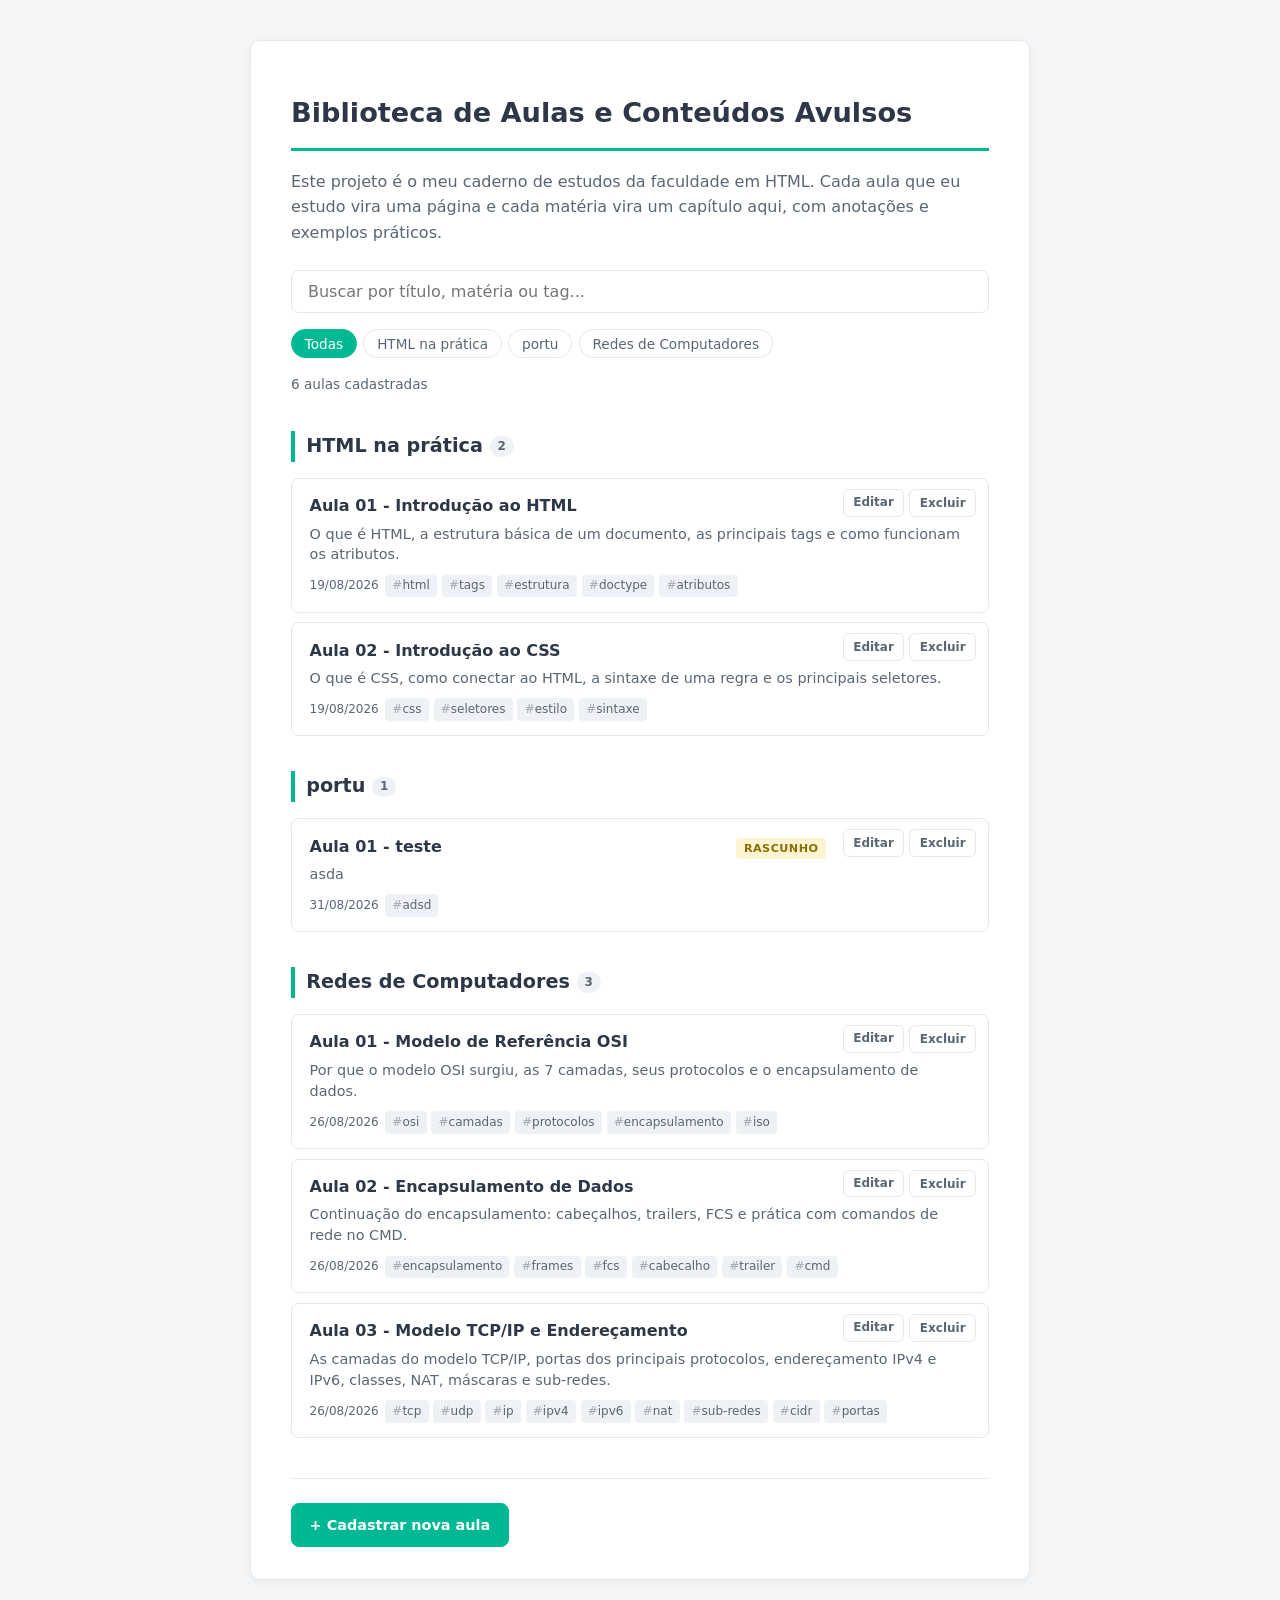
<file: index.html>
<!DOCTYPE html>
<html lang="pt-BR">
<head>
<meta charset="UTF-8">
<meta name="viewport" content="width=device-width, initial-scale=1.0">
<title>Biblioteca de Aulas e Conteúdos Avulsos</title>
<meta name="description" content="Biblioteca de aulas e anotações de estudos da faculdade em HTML, organizadas por matéria, com busca e filtro.">
<link rel="stylesheet" href="assets/css/style.css">
</head>
<body>

<header class="cabecalho">
<h1>Biblioteca de Aulas e Conteúdos Avulsos</h1>
<p>Este projeto é o meu caderno de estudos da faculdade em HTML. Cada aula que eu estudo vira uma página e cada matéria vira um capítulo aqui, com anotações e exemplos práticos.</p>
</header>

<div class="barra-busca">
<label class="apenas-leitor" for="busca">Buscar aula</label>
<input type="search" id="busca" placeholder="Buscar por título, matéria ou tag..." autocomplete="off">
<button type="button" id="limpar-busca" class="limpar" hidden aria-label="Limpar busca">&times;</button>
</div>

<div id="filtros" class="filtros"></div>

<p id="contador" class="contador" aria-live="polite"></p>

<main>
<div id="lista-aulas"></div>
<p id="nenhum-resultado" class="vazio" hidden>Nenhuma aula encontrada. Tente outra palavra, ou volte para <strong>Todas</strong>.</p>
</main>

<noscript>
<p class="aviso">O JavaScript está desativado, então a busca e os filtros não funcionam. A lista completa continua acessível abaixo:</p>
<ul class="aulas-list">
<li><a href="materias/html-na-pratica/aula-01-introducao-ao-html.html">HTML na prática &mdash; Aula 01 - Introdução ao HTML</a></li>
<li><a href="materias/html-na-pratica/aula-02-introducao-ao-css.html">HTML na prática &mdash; Aula 02 - Introdução ao CSS</a></li>
<li><a href="materias/redes-de-computadores/aula-01-modelo-osi.html">Redes de Computadores &mdash; Aula 01 - Modelo de Referência OSI</a></li>
<li><a href="materias/redes-de-computadores/aula-02-encapsulamento.html">Redes de Computadores &mdash; Aula 02 - Encapsulamento de Dados</a></li>
<li><a href="materias/redes-de-computadores/aula-03-tcp-ip-enderecamento.html">Redes de Computadores &mdash; Aula 03 - Modelo TCP/IP e Endereçamento</a></li>
</ul>
</noscript>

<div id="recado" class="recado" hidden></div>

<footer class="rodape">
<a class="botao" href="novo.html">+ Cadastrar nova aula</a>
</footer>

<script src="dados/aulas.js"></script>
<script src="assets/js/api.js"></script>
<script src="assets/js/app.js"></script>
</body>
</html>
</file>
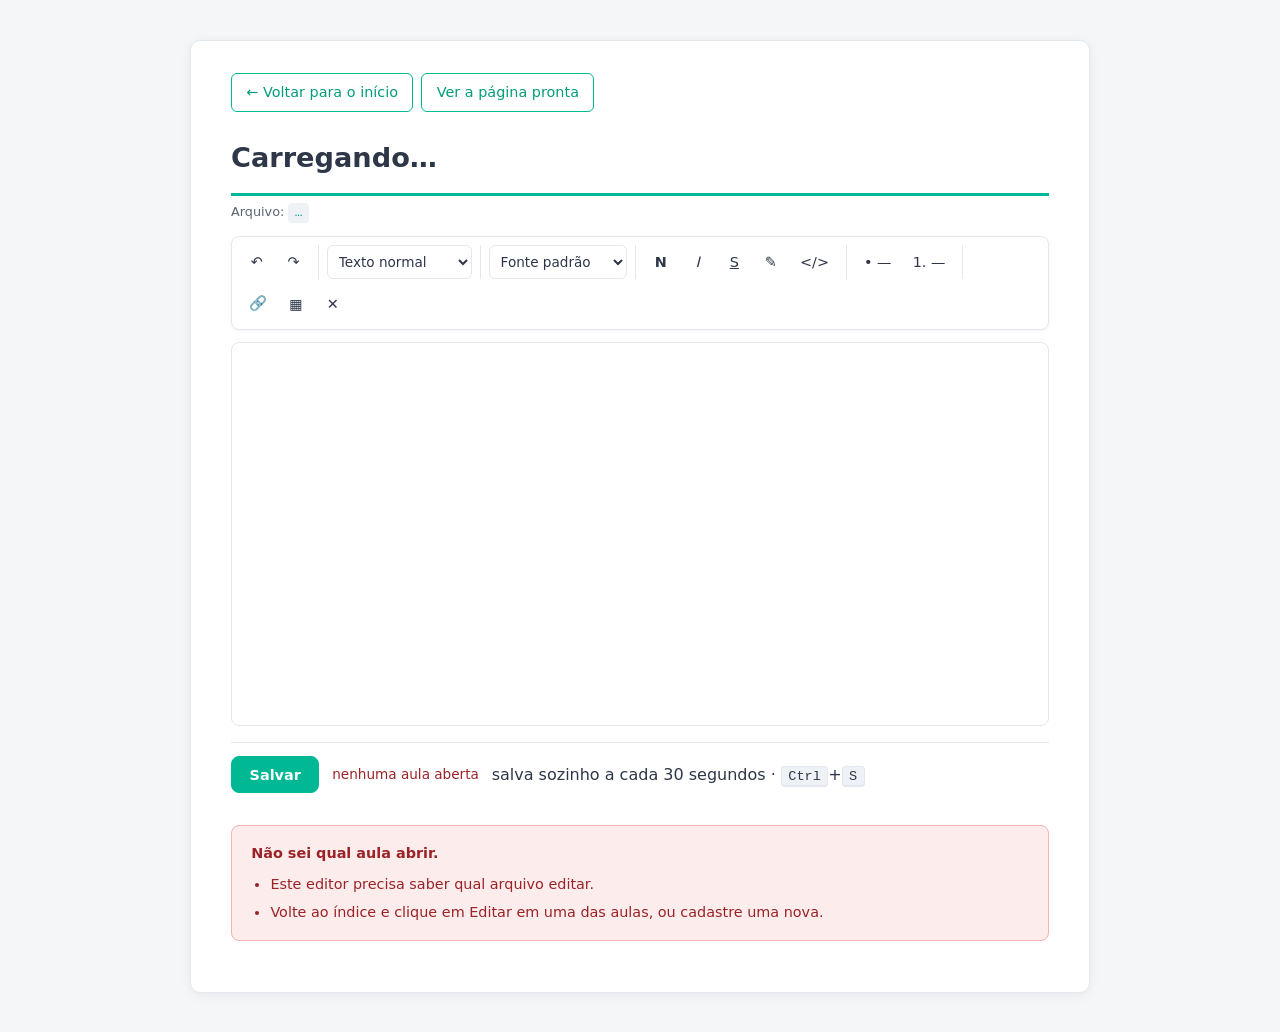
<file: editor.html>
<!DOCTYPE html>
<html lang="pt-BR">
<head>
<meta charset="UTF-8">
<meta name="viewport" content="width=device-width, initial-scale=1.0">
<title>Editor</title>
<meta name="description" content="Editor da biblioteca de estudos: escreva a aula e salve direto no projeto.">
<link rel="stylesheet" href="assets/css/style.css">
</head>
<body class="pagina-editor">

<nav>
<a href="index.html">&larr; Voltar para o início</a>
<a id="ver-aula" href="#" target="_blank" rel="noopener noreferrer">Ver a página pronta</a>
</nav>

<header class="editor-cabecalho">
<h1 id="titulo-aula">Carregando…</h1>
<p class="editor-caminho">Arquivo: <code id="caminho-aula">…</code></p>
</header>

<div class="barra-ferramentas" role="toolbar" aria-label="Formatação">

<div class="grupo">
<button type="button" data-comando="undo" title="Desfazer (Ctrl+Z)" aria-label="Desfazer">↶</button>
<button type="button" data-comando="redo" title="Refazer (Ctrl+Y)" aria-label="Refazer">↷</button>
</div>

<div class="grupo">
<label class="apenas-leitor" for="formato">Formato do parágrafo</label>
<select id="formato" title="Formato do parágrafo">
<option value="p">Texto normal</option>
<option value="h2">Título de seção</option>
<option value="h3">Subtítulo</option>
<option value="h4">Subtítulo menor</option>
<option value="pre">Bloco de código</option>
<option value="blockquote">Citação</option>
</select>
</div>

<div class="grupo">
<label class="apenas-leitor" for="fonte">Fonte</label>
<select id="fonte" title="Fonte do parágrafo">
<option value="">Fonte padrão</option>
<option value="fonte-serifada">Serifada</option>
<option value="fonte-mono">Monoespaçada</option>
</select>
</div>

<div class="grupo">
<button type="button" data-comando="bold" title="Negrito (Ctrl+B)" aria-label="Negrito"><strong>N</strong></button>
<button type="button" data-comando="italic" title="Itálico (Ctrl+I)" aria-label="Itálico"><em>I</em></button>
<button type="button" data-comando="underline" title="Sublinhado (Ctrl+U)" aria-label="Sublinhado"><u>S</u></button>
<button type="button" data-acao="destaque" title="Destacar" aria-label="Destacar">✎</button>
<button type="button" data-acao="codigo" title="Código no meio do texto" aria-label="Código">&lt;/&gt;</button>
</div>

<div class="grupo">
<button type="button" data-comando="insertUnorderedList" title="Lista com marcadores" aria-label="Lista com marcadores">• —</button>
<button type="button" data-comando="insertOrderedList" title="Lista numerada" aria-label="Lista numerada">1. —</button>
</div>

<div class="grupo">
<button type="button" data-acao="link" title="Inserir link" aria-label="Inserir link">🔗</button>
<button type="button" data-acao="tabela" title="Inserir tabela" aria-label="Inserir tabela">▦</button>
<button type="button" data-comando="removeFormat" title="Limpar formatação" aria-label="Limpar formatação">✕</button>
</div>

</div>

<main>
<div id="editor" class="editor" contenteditable="true" role="textbox" aria-multiline="true" aria-label="Conteúdo da aula"></div>
</main>

<div class="barra-salvar">
<button type="button" id="salvar" class="botao">Salvar</button>
<span id="estado-salvo" class="estado-salvo">carregando…</span>
<span class="dica">salva sozinho a cada 30 segundos &middot; <kbd>Ctrl</kbd>+<kbd>S</kbd></span>
</div>

<div id="recado" class="recado" hidden></div>

<script src="assets/js/api.js"></script>
<script src="assets/js/editor.js"></script>
</body>
</html>
</file>
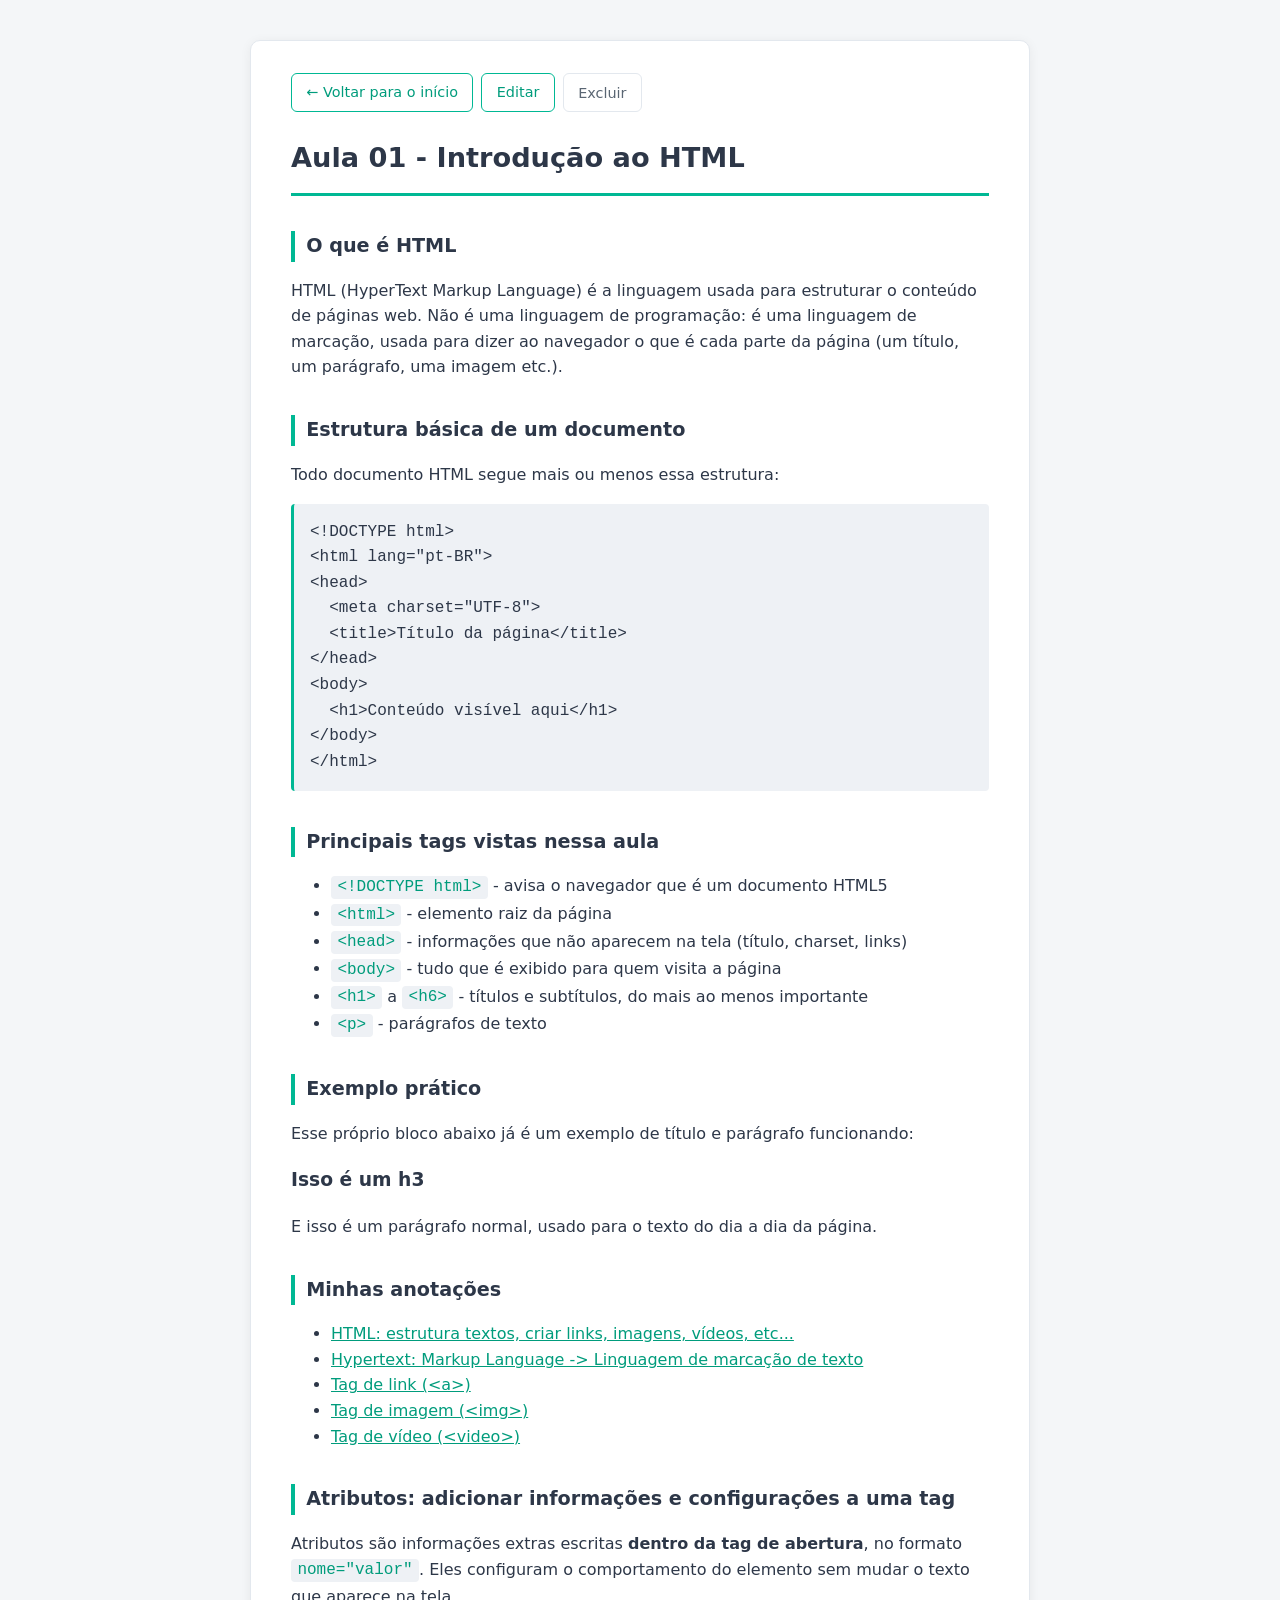
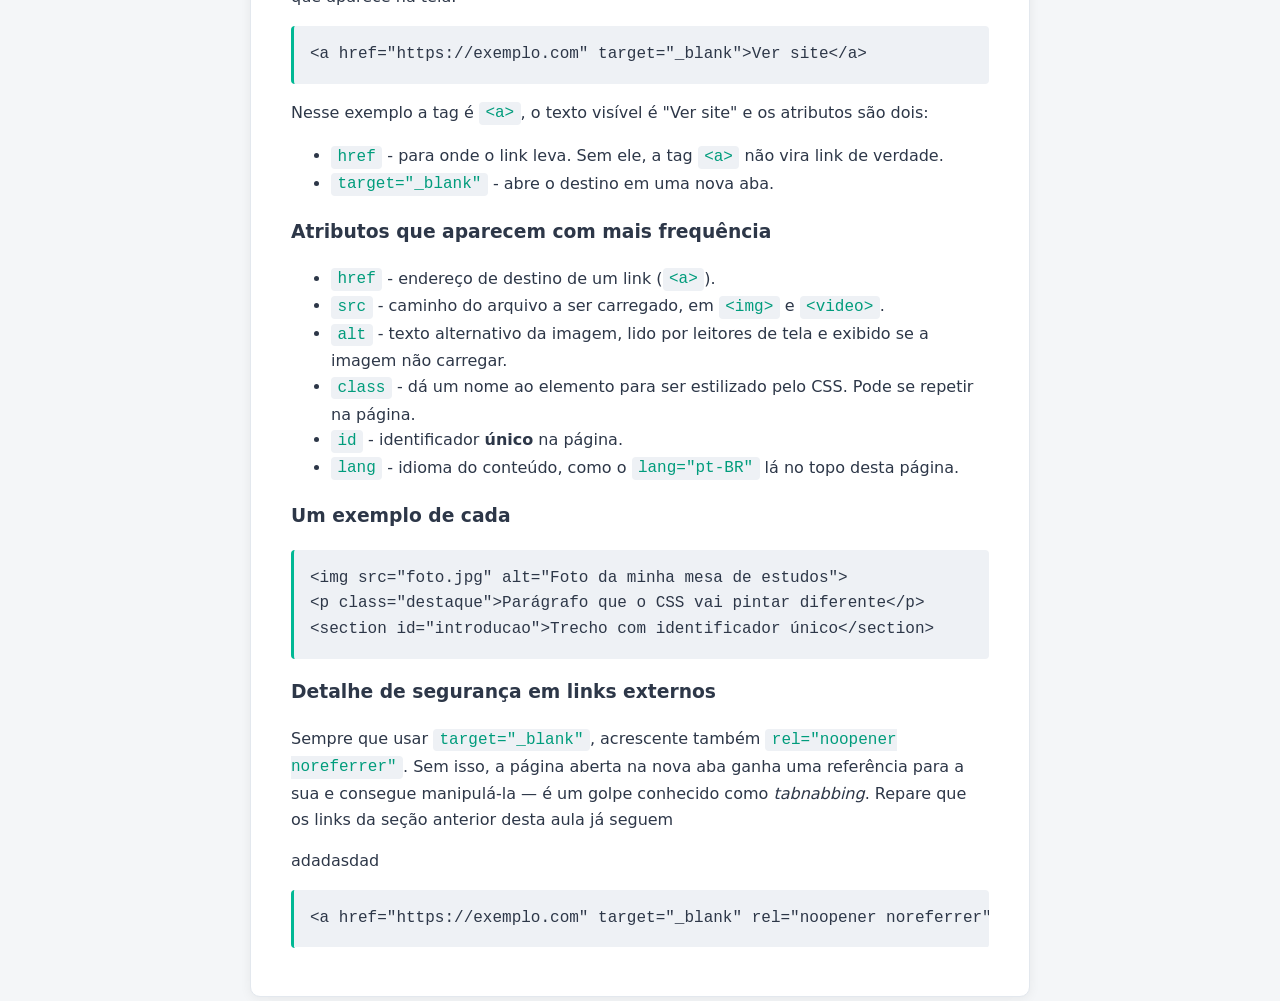
<file: materias/html-na-pratica/aula-01-introducao-ao-html.html>
<!DOCTYPE html>
<html lang="pt-BR">
<head>
<meta charset="UTF-8">
<meta name="viewport" content="width=device-width, initial-scale=1.0">
<title>Aula 01 - Introdução ao HTML</title>
<meta name="description" content="Anotações da aula 01: o que é HTML, a estrutura básica de um documento e as principais tags.">
<link rel="stylesheet" href="../../assets/css/style.css">
</head>
<body>
<nav>
<a href="../../index.html">&larr; Voltar para o início</a>
<a href="../../editor.html?arquivo=materias/html-na-pratica/aula-01-introducao-ao-html.html">Editar</a>
<button type="button" class="nav-excluir" data-arquivo="materias/html-na-pratica/aula-01-introducao-ao-html.html">Excluir</button>
</nav>
<main>

<h1>Aula 01 - Introdução ao HTML</h1>

<h2>O que é HTML</h2>
<p>HTML (HyperText Markup Language) é a linguagem usada para estruturar o conteúdo de páginas web. Não é uma linguagem de programação: é uma linguagem de marcação, usada para dizer ao navegador o que é cada parte da página (um título, um parágrafo, uma imagem etc.).</p>

<h2>Estrutura básica de um documento</h2>
<p>Todo documento HTML segue mais ou menos essa estrutura:</p>
<pre><code>&lt;!DOCTYPE html&gt;
&lt;html lang="pt-BR"&gt;
&lt;head&gt;
  &lt;meta charset="UTF-8"&gt;
  &lt;title&gt;Título da página&lt;/title&gt;
&lt;/head&gt;
&lt;body&gt;
  &lt;h1&gt;Conteúdo visível aqui&lt;/h1&gt;
&lt;/body&gt;
&lt;/html&gt;</code></pre>

<h2>Principais tags vistas nessa aula</h2>
<ul>
<li><code>&lt;!DOCTYPE html&gt;</code> - avisa o navegador que é um documento HTML5</li>
<li><code>&lt;html&gt;</code> - elemento raiz da página</li>
<li><code>&lt;head&gt;</code> - informações que não aparecem na tela (título, charset, links)</li>
<li><code>&lt;body&gt;</code> - tudo que é exibido para quem visita a página</li>
<li><code>&lt;h1&gt;</code> a <code>&lt;h6&gt;</code> - títulos e subtítulos, do mais ao menos importante</li>
<li><code>&lt;p&gt;</code> - parágrafos de texto</li>
</ul>

<h2>Exemplo prático</h2>
<p>Esse próprio bloco abaixo já é um exemplo de título e parágrafo funcionando:</p>

<h3>Isso é um h3</h3>
<p>E isso é um parágrafo normal, usado para o texto do dia a dia da página.</p>

<h2>Minhas anotações</h2>
<ul>
<li><a href="https://developer.mozilla.org/pt-BR/docs/Web/HTML" target="_blank" rel="noopener noreferrer">HTML: estrutura textos, criar links, imagens, vídeos, etc...</a></li>
<li><a href="https://developer.mozilla.org/pt-BR/docs/Glossary/Hypertext" target="_blank" rel="noopener noreferrer">Hypertext: Markup Language -&gt; Linguagem de marcação de texto</a></li>
<li><a href="https://developer.mozilla.org/pt-BR/docs/Web/HTML/Element/a" target="_blank" rel="noopener noreferrer">Tag de link (&lt;a&gt;)</a></li>
<li><a href="https://developer.mozilla.org/pt-BR/docs/Web/HTML/Element/img" target="_blank" rel="noopener noreferrer">Tag de imagem (&lt;img&gt;)</a></li>
<li><a href="https://developer.mozilla.org/pt-BR/docs/Web/HTML/Element/video" target="_blank" rel="noopener noreferrer">Tag de vídeo (&lt;video&gt;)</a></li>
</ul>

<h2>Atributos: adicionar informações e configurações a uma tag</h2>
<p>Atributos são informações extras escritas <strong>dentro da tag de abertura</strong>, no formato <code>nome="valor"</code>. Eles configuram o comportamento do elemento sem mudar o texto que aparece na tela.</p>
<pre><code>&lt;a href="https://exemplo.com" target="_blank"&gt;Ver site&lt;/a&gt;</code></pre>
<p>Nesse exemplo a tag é <code>&lt;a&gt;</code>, o texto visível é "Ver site" e os atributos são dois:</p>
<ul>
<li><code>href</code> - para onde o link leva. Sem ele, a tag <code>&lt;a&gt;</code> não vira link de verdade.</li>
<li><code>target="_blank"</code> - abre o destino em uma nova aba.</li>
</ul>

<h3>Atributos que aparecem com mais frequência</h3>
<ul>
<li><code>href</code> - endereço de destino de um link (<code>&lt;a&gt;</code>).</li>
<li><code>src</code> - caminho do arquivo a ser carregado, em <code>&lt;img&gt;</code> e <code>&lt;video&gt;</code>.</li>
<li><code>alt</code> - texto alternativo da imagem, lido por leitores de tela e exibido se a imagem não carregar.</li>
<li><code>class</code> - dá um nome ao elemento para ser estilizado pelo CSS. Pode se repetir na página.</li>
<li><code>id</code> - identificador <strong>único</strong> na página.</li>
<li><code>lang</code> - idioma do conteúdo, como o <code>lang="pt-BR"</code> lá no topo desta página.</li>
</ul>

<h3>Um exemplo de cada</h3>
<pre><code>&lt;img src="foto.jpg" alt="Foto da minha mesa de estudos"&gt;
&lt;p class="destaque"&gt;Parágrafo que o CSS vai pintar diferente&lt;/p&gt;
&lt;section id="introducao"&gt;Trecho com identificador único&lt;/section&gt;</code></pre>

<h3>Detalhe de segurança em links externos</h3>
<p>Sempre que usar <code>target="_blank"</code>, acrescente também <code>rel="noopener noreferrer"</code>. Sem isso, a página aberta na nova aba ganha uma referência para a sua e consegue manipulá-la — é um golpe conhecido como <em>tabnabbing</em>. Repare que os links da seção anterior desta aula já seguem</p>
<p>adadasdad</p>
<pre><code>&lt;a href="https://exemplo.com" target="_blank" rel="noopener noreferrer"&gt;Ver site&lt;/a&gt;</code></pre>

</main>
<script src="../../assets/js/api.js"></script>
<script src="../../assets/js/aula.js"></script>
</body>
</html>
</file>
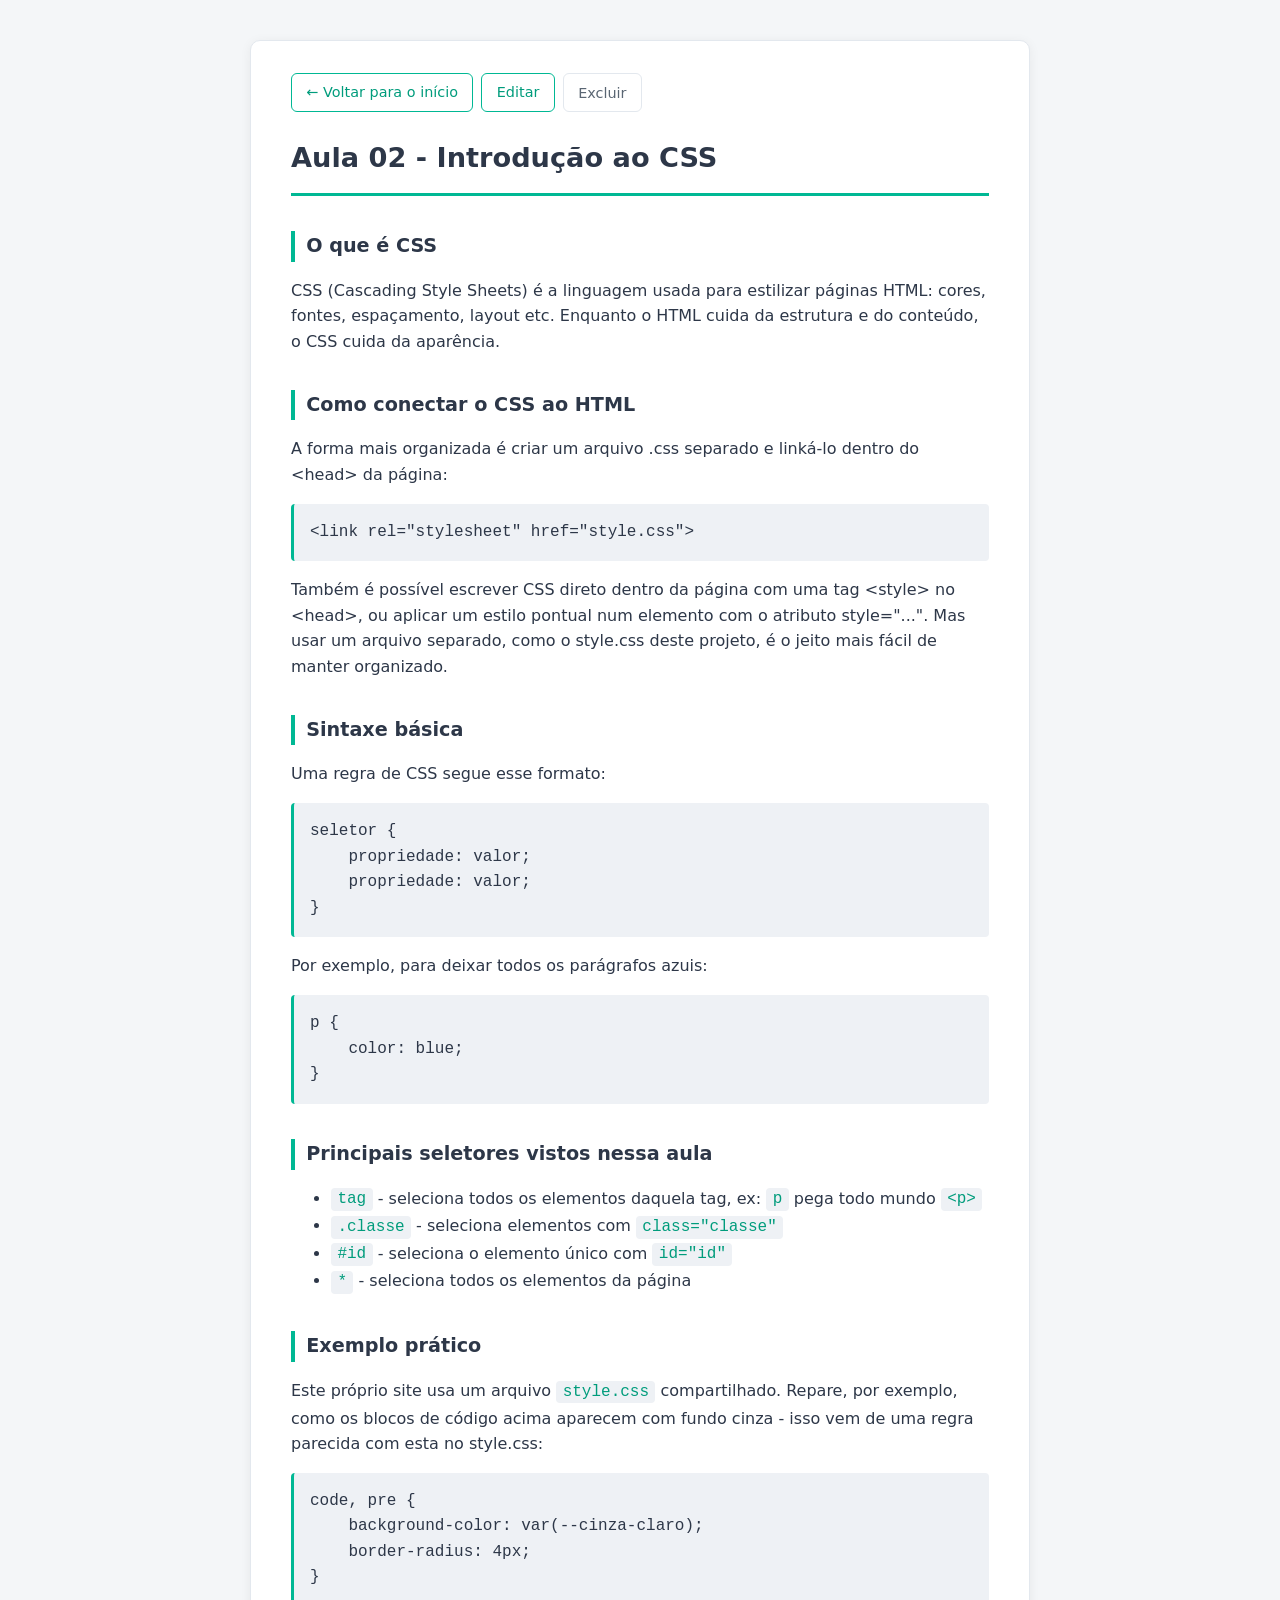
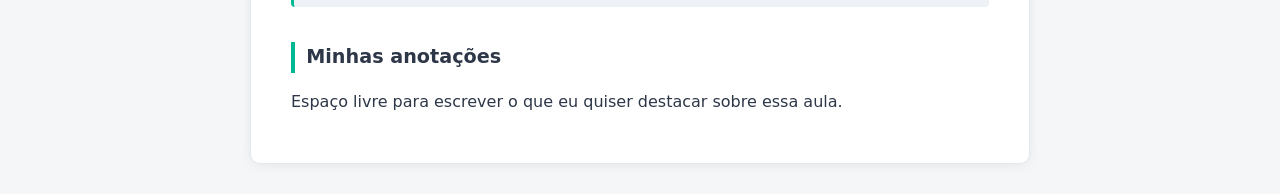
<file: materias/html-na-pratica/aula-02-introducao-ao-css.html>
<!DOCTYPE html>
<html lang="pt-BR">
<head>
<meta charset="UTF-8">
<meta name="viewport" content="width=device-width, initial-scale=1.0">
<title>Aula 02 - Introdução ao CSS</title>
<meta name="description" content="Anotações da aula 02: o que é CSS, como conectar ao HTML, sintaxe e principais seletores.">
<link rel="stylesheet" href="../../assets/css/style.css">
</head>
<body>
<nav>
<a href="../../index.html">&larr; Voltar para o início</a>
<a href="../../editor.html?arquivo=materias/html-na-pratica/aula-02-introducao-ao-css.html">Editar</a>
<button type="button" class="nav-excluir" data-arquivo="materias/html-na-pratica/aula-02-introducao-ao-css.html">Excluir</button>
</nav>
<main>

<h1>Aula 02 - Introdução ao CSS</h1>

<h2>O que é CSS</h2>
<p>CSS (Cascading Style Sheets) é a linguagem usada para estilizar páginas HTML: cores, fontes, espaçamento, layout etc. Enquanto o HTML cuida da estrutura e do conteúdo, o CSS cuida da aparência.</p>

<h2>Como conectar o CSS ao HTML</h2>
<p>A forma mais organizada é criar um arquivo .css separado e linká-lo dentro do &lt;head&gt; da página:</p>
<pre><code>&lt;link rel="stylesheet" href="style.css"&gt;</code></pre>
<p>Também é possível escrever CSS direto dentro da página com uma tag &lt;style&gt; no &lt;head&gt;, ou aplicar um estilo pontual num elemento com o atributo style="...". Mas usar um arquivo separado, como o style.css deste projeto, é o jeito mais fácil de manter organizado.</p>

<h2>Sintaxe básica</h2>
<p>Uma regra de CSS segue esse formato:</p>
<pre><code>seletor {
    propriedade: valor;
    propriedade: valor;
}</code></pre>
<p>Por exemplo, para deixar todos os parágrafos azuis:</p>
<pre><code>p {
    color: blue;
}</code></pre>

<h2>Principais seletores vistos nessa aula</h2>
<ul>
<li><code>tag</code> - seleciona todos os elementos daquela tag, ex: <code>p</code> pega todo mundo <code>&lt;p&gt;</code></li>
<li><code>.classe</code> - seleciona elementos com <code>class="classe"</code></li>
<li><code>#id</code> - seleciona o elemento único com <code>id="id"</code></li>
<li><code>*</code> - seleciona todos os elementos da página</li>
</ul>

<h2>Exemplo prático</h2>
<p>Este próprio site usa um arquivo <code>style.css</code> compartilhado. Repare, por exemplo, como os blocos de código acima aparecem com fundo cinza - isso vem de uma regra parecida com esta no style.css:</p>
<pre><code>code, pre {
    background-color: var(--cinza-claro);
    border-radius: 4px;
}</code></pre>

<h2>Minhas anotações</h2>
<p>Espaço livre para escrever o que eu quiser destacar sobre essa aula.</p>

</main>
<script src="../../assets/js/api.js"></script>
<script src="../../assets/js/aula.js"></script>
</body>
</html>
</file>
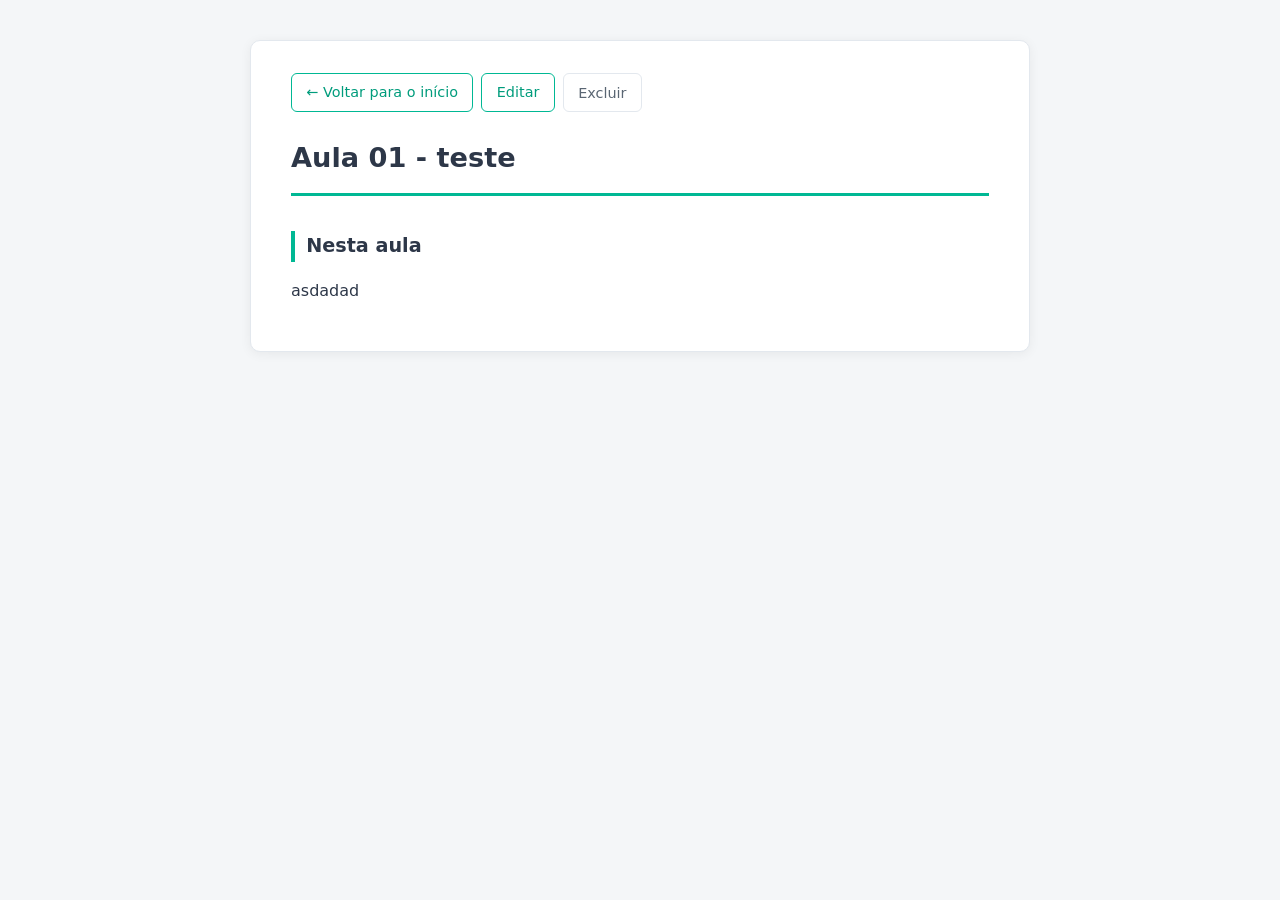
<file: materias/portu/aula-01-teste.html>
<!DOCTYPE html>
<html lang="pt-BR">
<head>
<meta charset="UTF-8">
<meta name="viewport" content="width=device-width, initial-scale=1.0">
<title>Aula 01 - teste</title>
<meta name="description" content="asda">
<link rel="stylesheet" href="../../assets/css/style.css">
</head>
<body>
<nav>
<a href="../../index.html">&larr; Voltar para o início</a>
<a href="../../editor.html?arquivo=materias/portu/aula-01-teste.html">Editar</a>
<button type="button" class="nav-excluir" data-arquivo="materias/portu/aula-01-teste.html">Excluir</button>
</nav>
<main>

<h1>Aula 01 - teste</h1>

<h2>Nesta aula</h2>
<p>asdadad</p>

</main>
<script src="../../assets/js/api.js"></script>
<script src="../../assets/js/aula.js"></script>
</body>
</html>
</file>
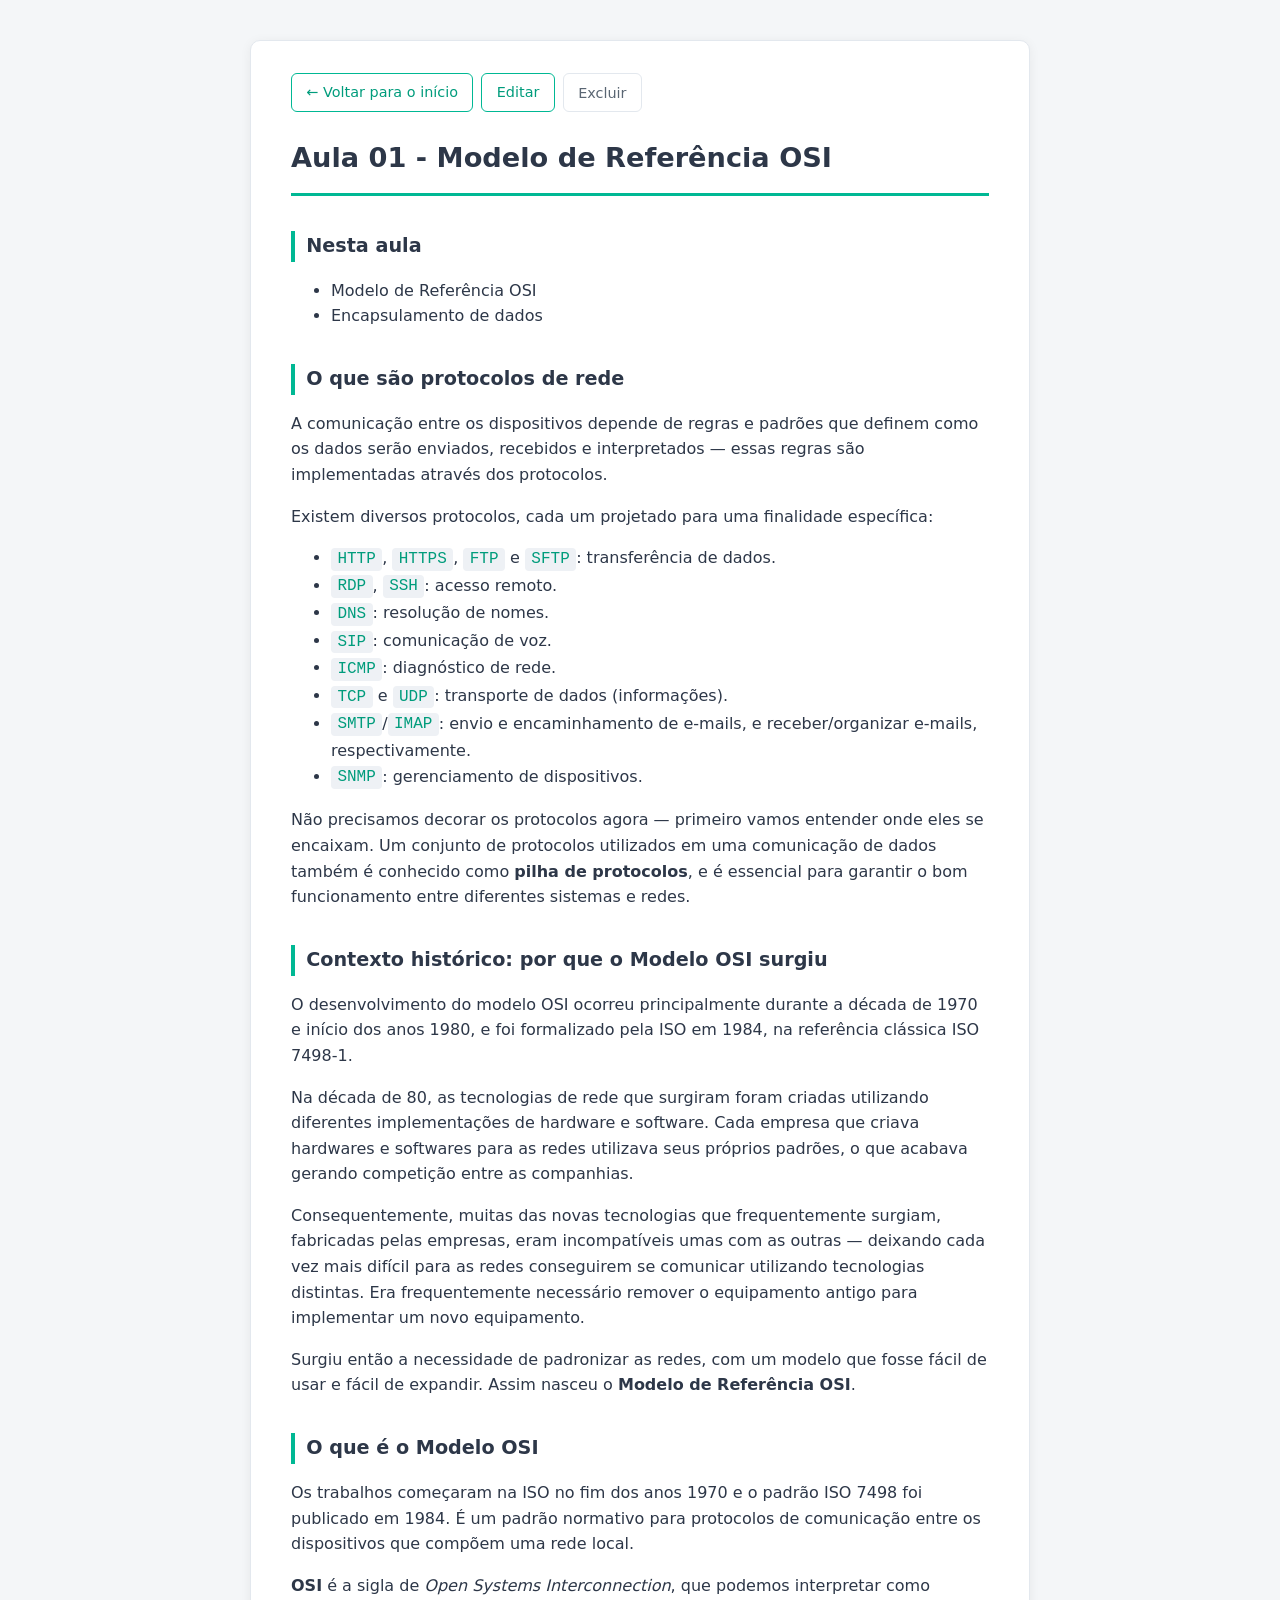
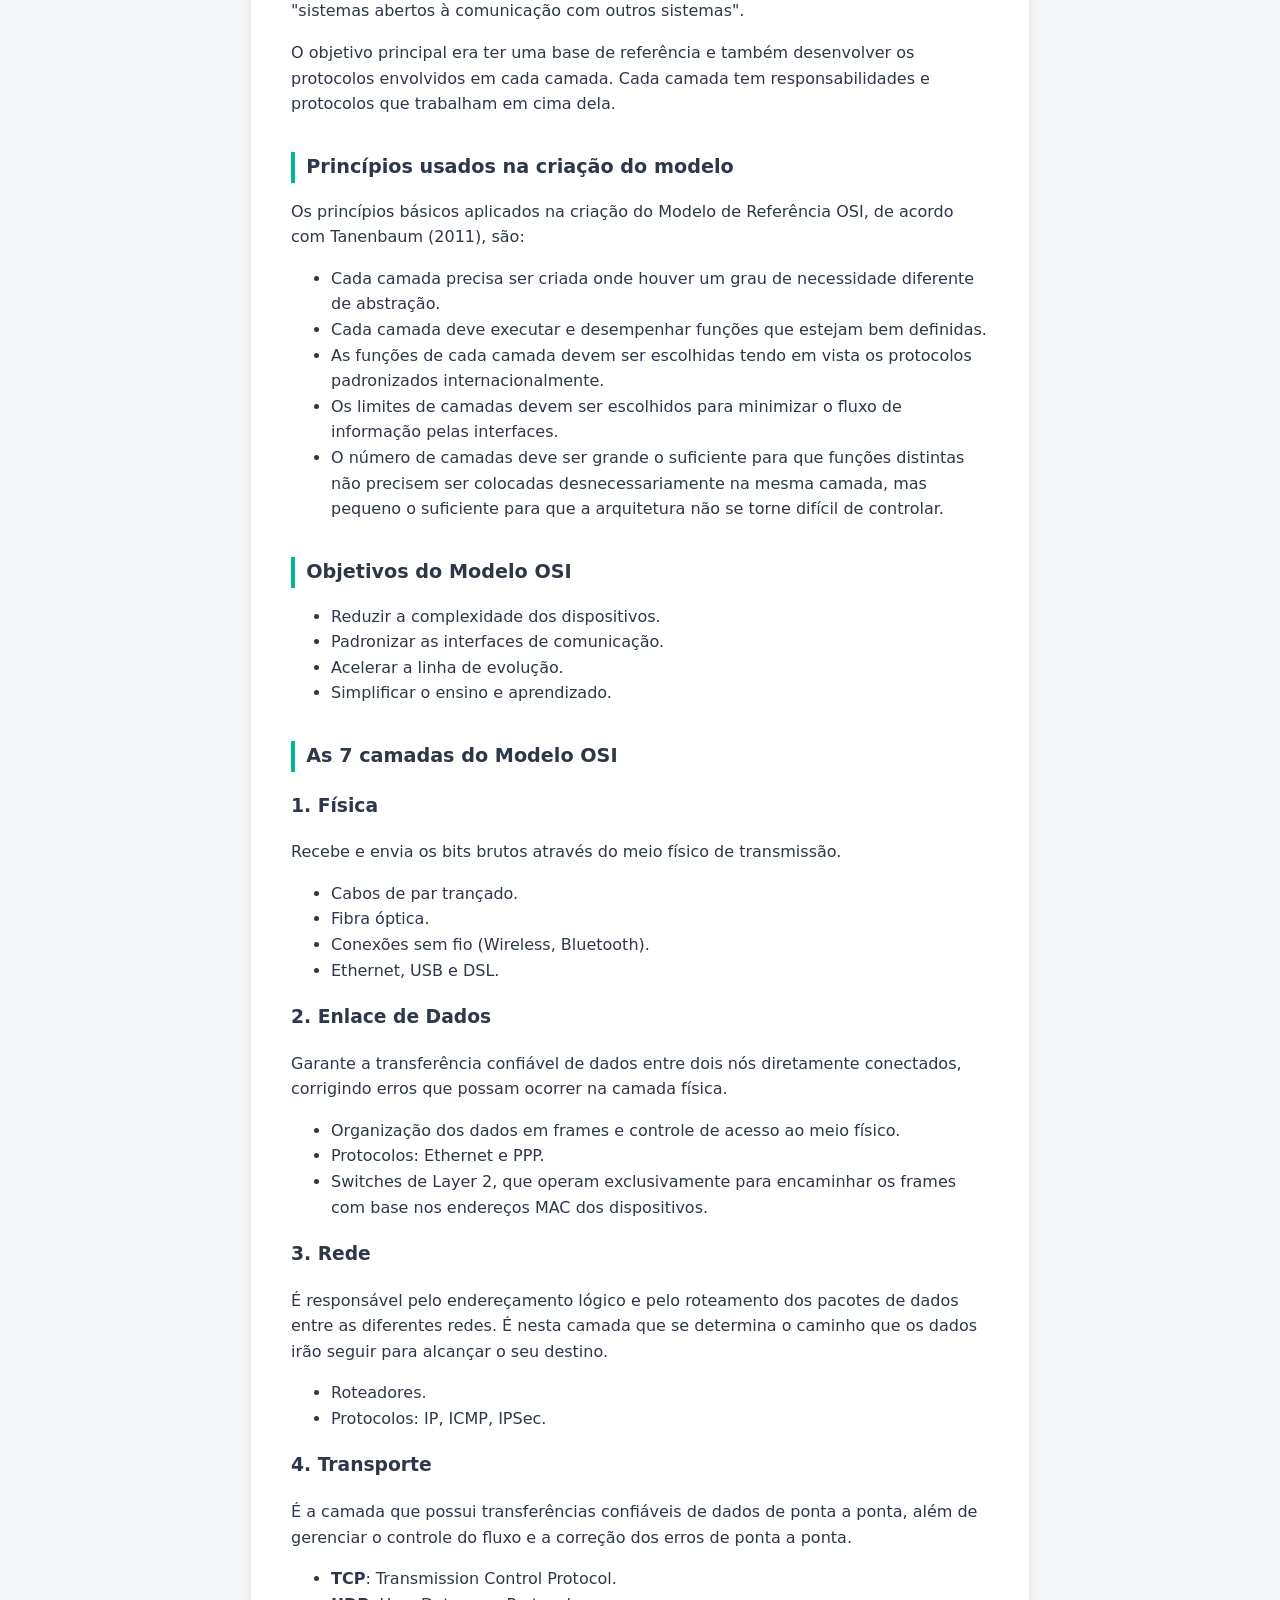
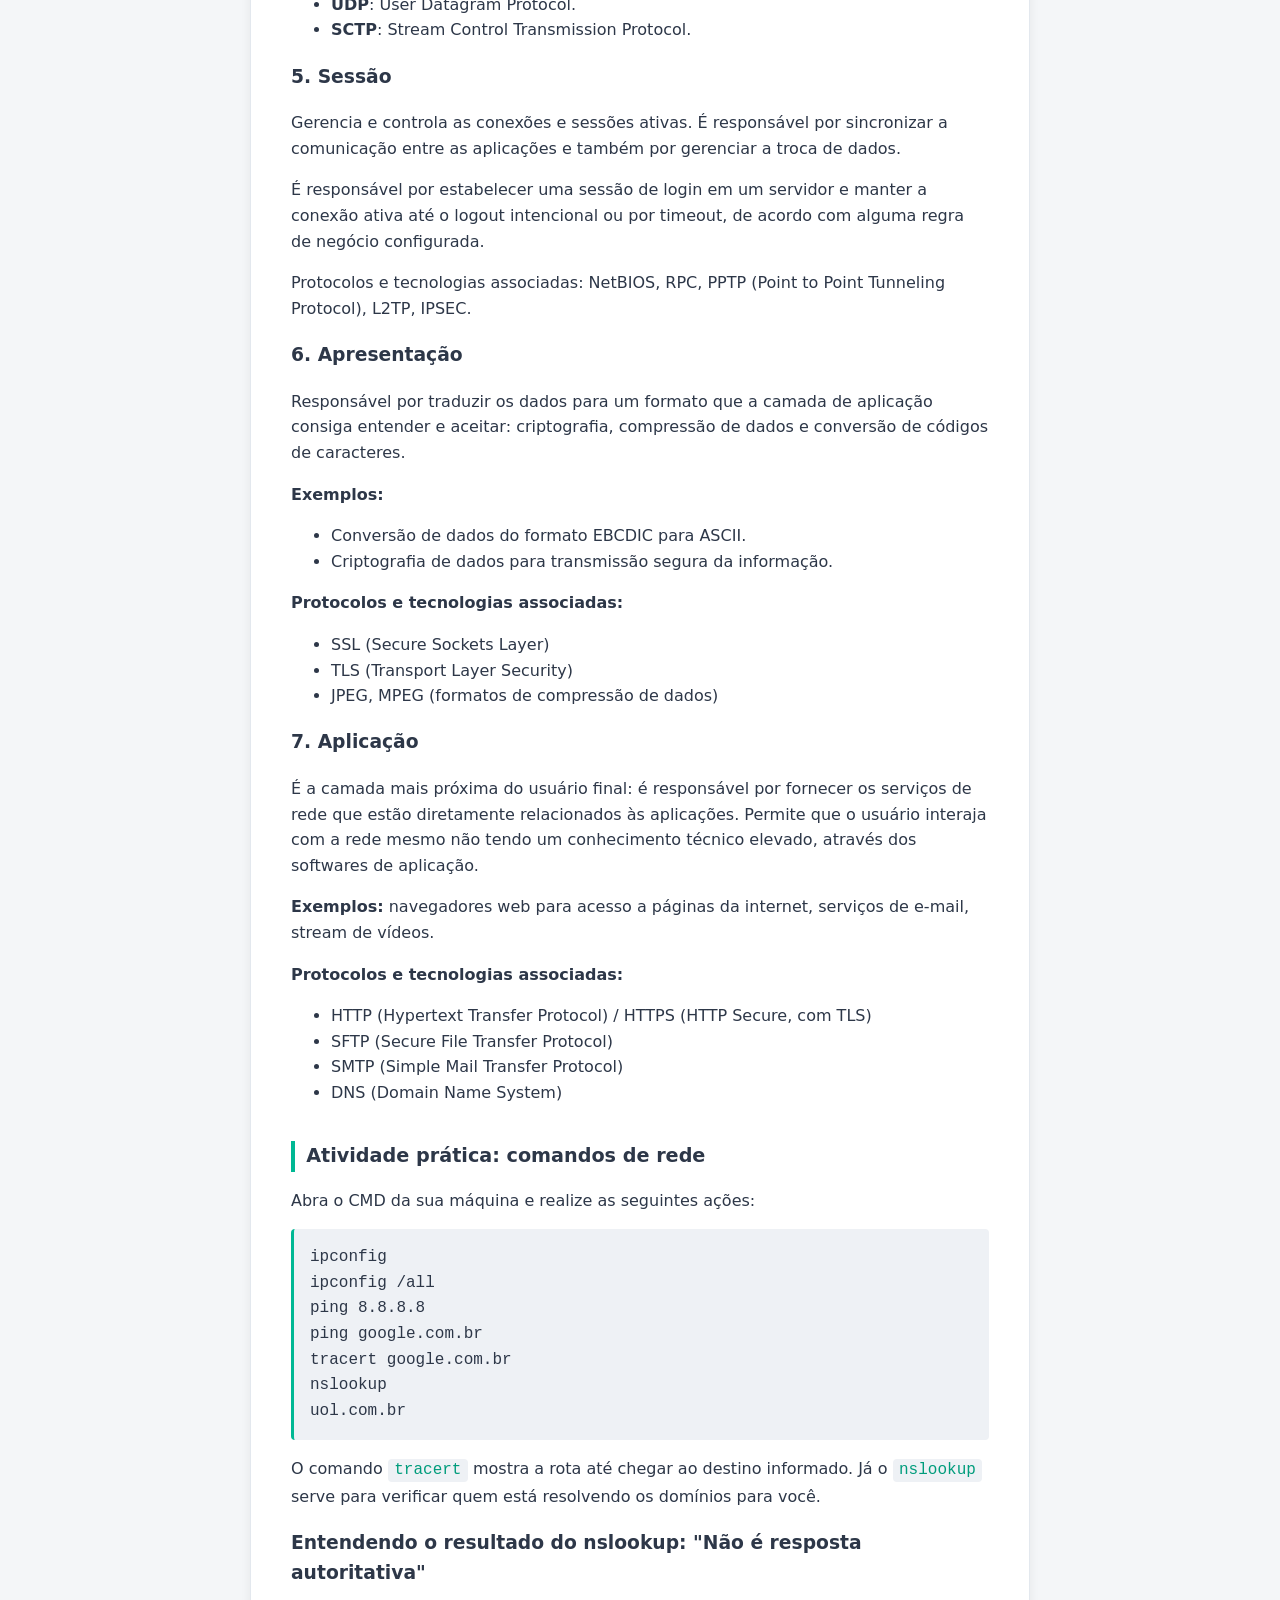
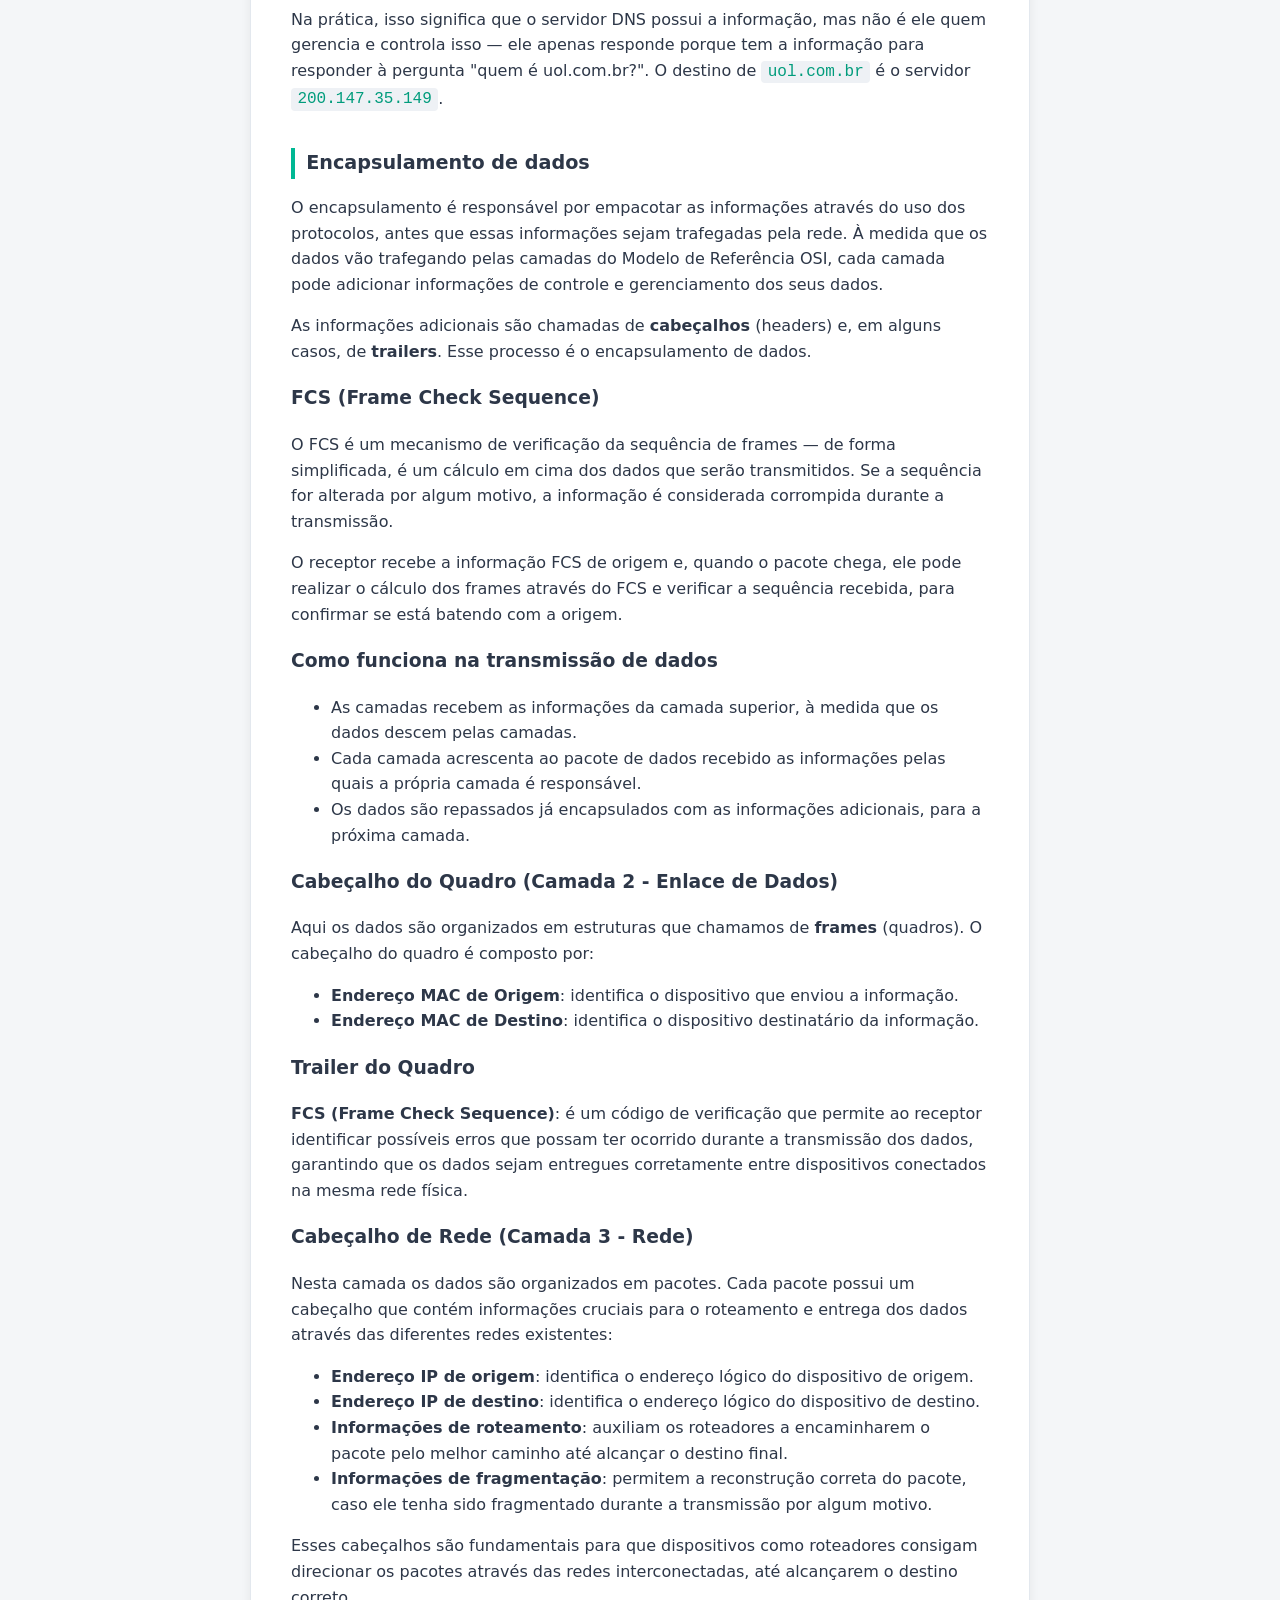
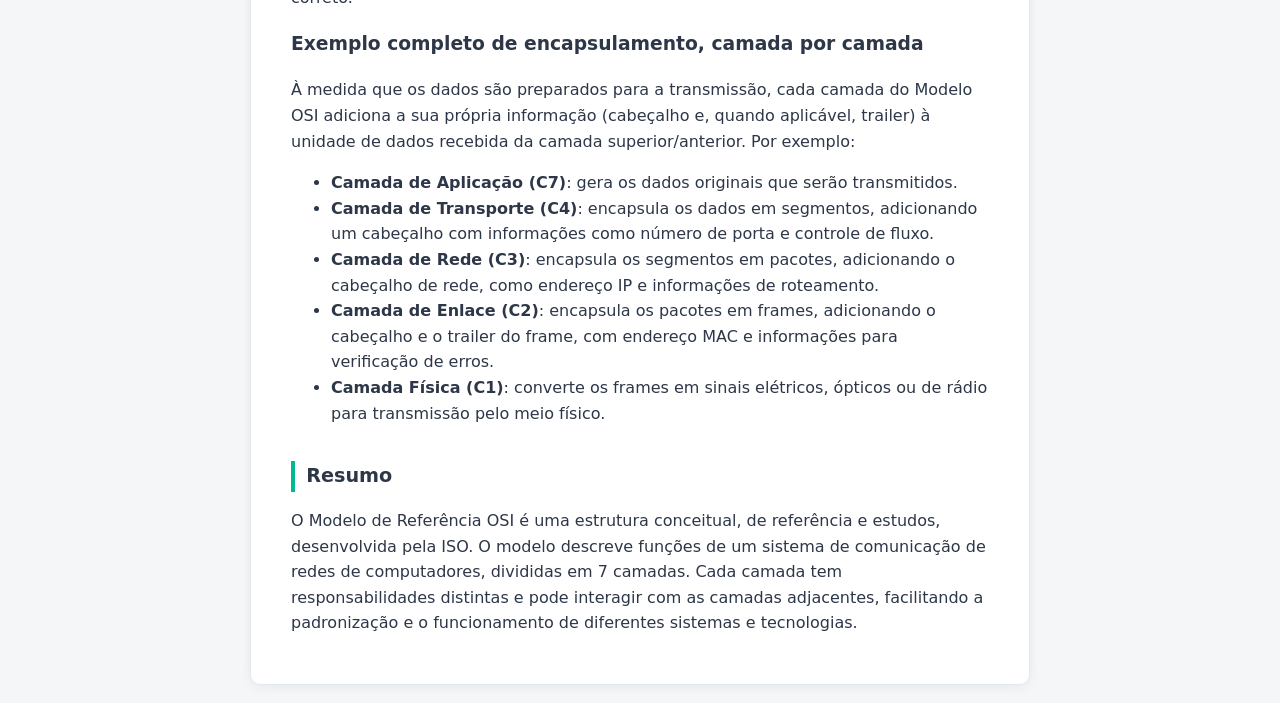
<file: materias/redes-de-computadores/aula-01-modelo-osi.html>
<!DOCTYPE html>
<html lang="pt-BR">
<head>
<meta charset="UTF-8">
<meta name="viewport" content="width=device-width, initial-scale=1.0">
<title>Aula 01 - Modelo de Referência OSI</title>
<meta name="description" content="Anotações da aula 01 de Redes: as 7 camadas do Modelo OSI e o encapsulamento de dados.">
<link rel="stylesheet" href="../../assets/css/style.css">
</head>
<body>
<nav>
<a href="../../index.html">&larr; Voltar para o início</a>
<a href="../../editor.html?arquivo=materias/redes-de-computadores/aula-01-modelo-osi.html">Editar</a>
<button type="button" class="nav-excluir" data-arquivo="materias/redes-de-computadores/aula-01-modelo-osi.html">Excluir</button>
</nav>
<main>

<h1>Aula 01 - Modelo de Referência OSI</h1>

<h2>Nesta aula</h2>
<ul>
<li>Modelo de Referência OSI</li>
<li>Encapsulamento de dados</li>
</ul>

<h2>O que são protocolos de rede</h2>
<p>A comunicação entre os dispositivos depende de regras e padrões que definem como os dados serão enviados, recebidos e interpretados — essas regras são implementadas através dos protocolos.</p>
<p>Existem diversos protocolos, cada um projetado para uma finalidade específica:</p>
<ul>
<li><code>HTTP</code>, <code>HTTPS</code>, <code>FTP</code> e <code>SFTP</code>: transferência de dados.</li>
<li><code>RDP</code>, <code>SSH</code>: acesso remoto.</li>
<li><code>DNS</code>: resolução de nomes.</li>
<li><code>SIP</code>: comunicação de voz.</li>
<li><code>ICMP</code>: diagnóstico de rede.</li>
<li><code>TCP</code> e <code>UDP</code>: transporte de dados (informações).</li>
<li><code>SMTP</code>/<code>IMAP</code>: envio e encaminhamento de e-mails, e receber/organizar e-mails, respectivamente.</li>
<li><code>SNMP</code>: gerenciamento de dispositivos.</li>
</ul>
<p>Não precisamos decorar os protocolos agora — primeiro vamos entender onde eles se encaixam. Um conjunto de protocolos utilizados em uma comunicação de dados também é conhecido como <strong>pilha de protocolos</strong>, e é essencial para garantir o bom funcionamento entre diferentes sistemas e redes.</p>

<h2>Contexto histórico: por que o Modelo OSI surgiu</h2>
<p>O desenvolvimento do modelo OSI ocorreu principalmente durante a década de 1970 e início dos anos 1980, e foi formalizado pela ISO em 1984, na referência clássica ISO 7498-1.</p>
<p>Na década de 80, as tecnologias de rede que surgiram foram criadas utilizando diferentes implementações de hardware e software. Cada empresa que criava hardwares e softwares para as redes utilizava seus próprios padrões, o que acabava gerando competição entre as companhias.</p>
<p>Consequentemente, muitas das novas tecnologias que frequentemente surgiam, fabricadas pelas empresas, eram incompatíveis umas com as outras — deixando cada vez mais difícil para as redes conseguirem se comunicar utilizando tecnologias distintas. Era frequentemente necessário remover o equipamento antigo para implementar um novo equipamento.</p>
<p>Surgiu então a necessidade de padronizar as redes, com um modelo que fosse fácil de usar e fácil de expandir. Assim nasceu o <strong>Modelo de Referência OSI</strong>.</p>

<h2>O que é o Modelo OSI</h2>
<p>Os trabalhos começaram na ISO no fim dos anos 1970 e o padrão ISO 7498 foi publicado em 1984. É um padrão normativo para protocolos de comunicação entre os dispositivos que compõem uma rede local.</p>
<p><strong>OSI</strong> é a sigla de <em>Open Systems Interconnection</em>, que podemos interpretar como "sistemas abertos à comunicação com outros sistemas".</p>
<p>O objetivo principal era ter uma base de referência e também desenvolver os protocolos envolvidos em cada camada. Cada camada tem responsabilidades e protocolos que trabalham em cima dela.</p>

<h2>Princípios usados na criação do modelo</h2>
<p>Os princípios básicos aplicados na criação do Modelo de Referência OSI, de acordo com Tanenbaum (2011), são:</p>
<ul>
<li>Cada camada precisa ser criada onde houver um grau de necessidade diferente de abstração.</li>
<li>Cada camada deve executar e desempenhar funções que estejam bem definidas.</li>
<li>As funções de cada camada devem ser escolhidas tendo em vista os protocolos padronizados internacionalmente.</li>
<li>Os limites de camadas devem ser escolhidos para minimizar o fluxo de informação pelas interfaces.</li>
<li>O número de camadas deve ser grande o suficiente para que funções distintas não precisem ser colocadas desnecessariamente na mesma camada, mas pequeno o suficiente para que a arquitetura não se torne difícil de controlar.</li>
</ul>

<h2>Objetivos do Modelo OSI</h2>
<ul>
<li>Reduzir a complexidade dos dispositivos.</li>
<li>Padronizar as interfaces de comunicação.</li>
<li>Acelerar a linha de evolução.</li>
<li>Simplificar o ensino e aprendizado.</li>
</ul>

<h2>As 7 camadas do Modelo OSI</h2>

<h3>1. Física</h3>
<p>Recebe e envia os bits brutos através do meio físico de transmissão.</p>
<ul>
<li>Cabos de par trançado.</li>
<li>Fibra óptica.</li>
<li>Conexões sem fio (Wireless, Bluetooth).</li>
<li>Ethernet, USB e DSL.</li>
</ul>

<h3>2. Enlace de Dados</h3>
<p>Garante a transferência confiável de dados entre dois nós diretamente conectados, corrigindo erros que possam ocorrer na camada física.</p>
<ul>
<li>Organização dos dados em frames e controle de acesso ao meio físico.</li>
<li>Protocolos: Ethernet e PPP.</li>
<li>Switches de Layer 2, que operam exclusivamente para encaminhar os frames com base nos endereços MAC dos dispositivos.</li>
</ul>

<h3>3. Rede</h3>
<p>É responsável pelo endereçamento lógico e pelo roteamento dos pacotes de dados entre as diferentes redes. É nesta camada que se determina o caminho que os dados irão seguir para alcançar o seu destino.</p>
<ul>
<li>Roteadores.</li>
<li>Protocolos: IP, ICMP, IPSec.</li>
</ul>

<h3>4. Transporte</h3>
<p>É a camada que possui transferências confiáveis de dados de ponta a ponta, além de gerenciar o controle do fluxo e a correção dos erros de ponta a ponta.</p>
<ul>
<li><strong>TCP</strong>: Transmission Control Protocol.</li>
<li><strong>UDP</strong>: User Datagram Protocol.</li>
<li><strong>SCTP</strong>: Stream Control Transmission Protocol.</li>
</ul>

<h3>5. Sessão</h3>
<p>Gerencia e controla as conexões e sessões ativas. É responsável por sincronizar a comunicação entre as aplicações e também por gerenciar a troca de dados.</p>
<p>É responsável por estabelecer uma sessão de login em um servidor e manter a conexão ativa até o logout intencional ou por timeout, de acordo com alguma regra de negócio configurada.</p>
<p>Protocolos e tecnologias associadas: NetBIOS, RPC, PPTP (Point to Point Tunneling Protocol), L2TP, IPSEC.</p>

<h3>6. Apresentação</h3>
<p>Responsável por traduzir os dados para um formato que a camada de aplicação consiga entender e aceitar: criptografia, compressão de dados e conversão de códigos de caracteres.</p>
<p><strong>Exemplos:</strong></p>
<ul>
<li>Conversão de dados do formato EBCDIC para ASCII.</li>
<li>Criptografia de dados para transmissão segura da informação.</li>
</ul>
<p><strong>Protocolos e tecnologias associadas:</strong></p>
<ul>
<li>SSL (Secure Sockets Layer)</li>
<li>TLS (Transport Layer Security)</li>
<li>JPEG, MPEG (formatos de compressão de dados)</li>
</ul>

<h3>7. Aplicação</h3>
<p>É a camada mais próxima do usuário final: é responsável por fornecer os serviços de rede que estão diretamente relacionados às aplicações. Permite que o usuário interaja com a rede mesmo não tendo um conhecimento técnico elevado, através dos softwares de aplicação.</p>
<p><strong>Exemplos:</strong> navegadores web para acesso a páginas da internet, serviços de e-mail, stream de vídeos.</p>
<p><strong>Protocolos e tecnologias associadas:</strong></p>
<ul>
<li>HTTP (Hypertext Transfer Protocol) / HTTPS (HTTP Secure, com TLS)</li>
<li>SFTP (Secure File Transfer Protocol)</li>
<li>SMTP (Simple Mail Transfer Protocol)</li>
<li>DNS (Domain Name System)</li>
</ul>

<h2>Atividade prática: comandos de rede</h2>
<p>Abra o CMD da sua máquina e realize as seguintes ações:</p>
<pre><code>ipconfig
ipconfig /all
ping 8.8.8.8
ping google.com.br
tracert google.com.br
nslookup
uol.com.br</code></pre>
<p>O comando <code>tracert</code> mostra a rota até chegar ao destino informado. Já o <code>nslookup</code> serve para verificar quem está resolvendo os domínios para você.</p>

<h3>Entendendo o resultado do nslookup: "Não é resposta autoritativa"</h3>
<p>Na prática, isso significa que o servidor DNS possui a informação, mas não é ele quem gerencia e controla isso — ele apenas responde porque tem a informação para responder à pergunta "quem é uol.com.br?". O destino de <code>uol.com.br</code> é o servidor <code>200.147.35.149</code>.</p>

<h2>Encapsulamento de dados</h2>
<p>O encapsulamento é responsável por empacotar as informações através do uso dos protocolos, antes que essas informações sejam trafegadas pela rede. À medida que os dados vão trafegando pelas camadas do Modelo de Referência OSI, cada camada pode adicionar informações de controle e gerenciamento dos seus dados.</p>
<p>As informações adicionais são chamadas de <strong>cabeçalhos</strong> (headers) e, em alguns casos, de <strong>trailers</strong>. Esse processo é o encapsulamento de dados.</p>

<h3>FCS (Frame Check Sequence)</h3>
<p>O FCS é um mecanismo de verificação da sequência de frames — de forma simplificada, é um cálculo em cima dos dados que serão transmitidos. Se a sequência for alterada por algum motivo, a informação é considerada corrompida durante a transmissão.</p>
<p>O receptor recebe a informação FCS de origem e, quando o pacote chega, ele pode realizar o cálculo dos frames através do FCS e verificar a sequência recebida, para confirmar se está batendo com a origem.</p>

<h3>Como funciona na transmissão de dados</h3>
<ul>
<li>As camadas recebem as informações da camada superior, à medida que os dados descem pelas camadas.</li>
<li>Cada camada acrescenta ao pacote de dados recebido as informações pelas quais a própria camada é responsável.</li>
<li>Os dados são repassados já encapsulados com as informações adicionais, para a próxima camada.</li>
</ul>

<h3>Cabeçalho do Quadro (Camada 2 - Enlace de Dados)</h3>
<p>Aqui os dados são organizados em estruturas que chamamos de <strong>frames</strong> (quadros). O cabeçalho do quadro é composto por:</p>
<ul>
<li><strong>Endereço MAC de Origem</strong>: identifica o dispositivo que enviou a informação.</li>
<li><strong>Endereço MAC de Destino</strong>: identifica o dispositivo destinatário da informação.</li>
</ul>

<h3>Trailer do Quadro</h3>
<p><strong>FCS (Frame Check Sequence)</strong>: é um código de verificação que permite ao receptor identificar possíveis erros que possam ter ocorrido durante a transmissão dos dados, garantindo que os dados sejam entregues corretamente entre dispositivos conectados na mesma rede física.</p>

<h3>Cabeçalho de Rede (Camada 3 - Rede)</h3>
<p>Nesta camada os dados são organizados em pacotes. Cada pacote possui um cabeçalho que contém informações cruciais para o roteamento e entrega dos dados através das diferentes redes existentes:</p>
<ul>
<li><strong>Endereço IP de origem</strong>: identifica o endereço lógico do dispositivo de origem.</li>
<li><strong>Endereço IP de destino</strong>: identifica o endereço lógico do dispositivo de destino.</li>
<li><strong>Informações de roteamento</strong>: auxiliam os roteadores a encaminharem o pacote pelo melhor caminho até alcançar o destino final.</li>
<li><strong>Informações de fragmentação</strong>: permitem a reconstrução correta do pacote, caso ele tenha sido fragmentado durante a transmissão por algum motivo.</li>
</ul>
<p>Esses cabeçalhos são fundamentais para que dispositivos como roteadores consigam direcionar os pacotes através das redes interconectadas, até alcançarem o destino correto.</p>

<h3>Exemplo completo de encapsulamento, camada por camada</h3>
<p>À medida que os dados são preparados para a transmissão, cada camada do Modelo OSI adiciona a sua própria informação (cabeçalho e, quando aplicável, trailer) à unidade de dados recebida da camada superior/anterior. Por exemplo:</p>
<ul>
<li><strong>Camada de Aplicação (C7)</strong>: gera os dados originais que serão transmitidos.</li>
<li><strong>Camada de Transporte (C4)</strong>: encapsula os dados em segmentos, adicionando um cabeçalho com informações como número de porta e controle de fluxo.</li>
<li><strong>Camada de Rede (C3)</strong>: encapsula os segmentos em pacotes, adicionando o cabeçalho de rede, como endereço IP e informações de roteamento.</li>
<li><strong>Camada de Enlace (C2)</strong>: encapsula os pacotes em frames, adicionando o cabeçalho e o trailer do frame, com endereço MAC e informações para verificação de erros.</li>
<li><strong>Camada Física (C1)</strong>: converte os frames em sinais elétricos, ópticos ou de rádio para transmissão pelo meio físico.</li>
</ul>

<h2>Resumo</h2>
<p>O Modelo de Referência OSI é uma estrutura conceitual, de referência e estudos, desenvolvida pela ISO. O modelo descreve funções de um sistema de comunicação de redes de computadores, divididas em 7 camadas. Cada camada tem responsabilidades distintas e pode interagir com as camadas adjacentes, facilitando a padronização e o funcionamento de diferentes sistemas e tecnologias.</p>

</main>
<script src="../../assets/js/api.js"></script>
<script src="../../assets/js/aula.js"></script>
</body>
</html>
</file>
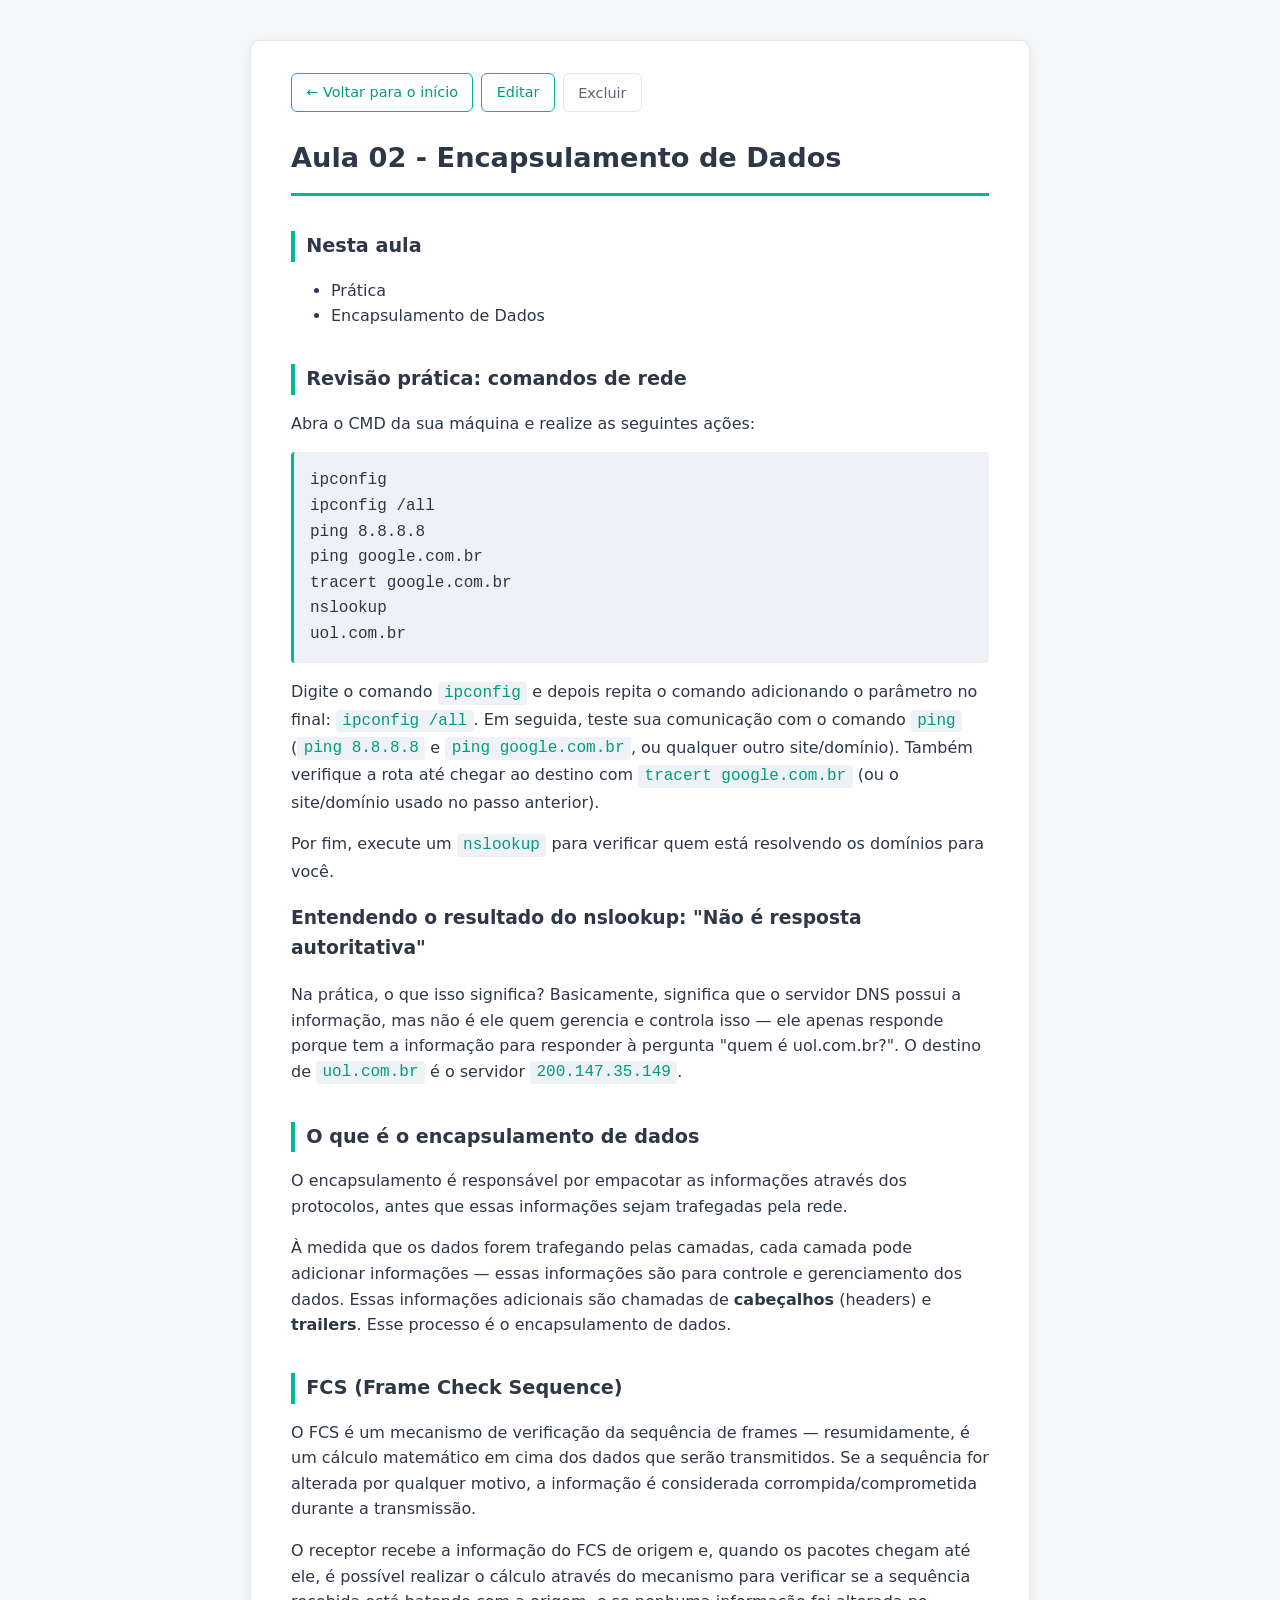
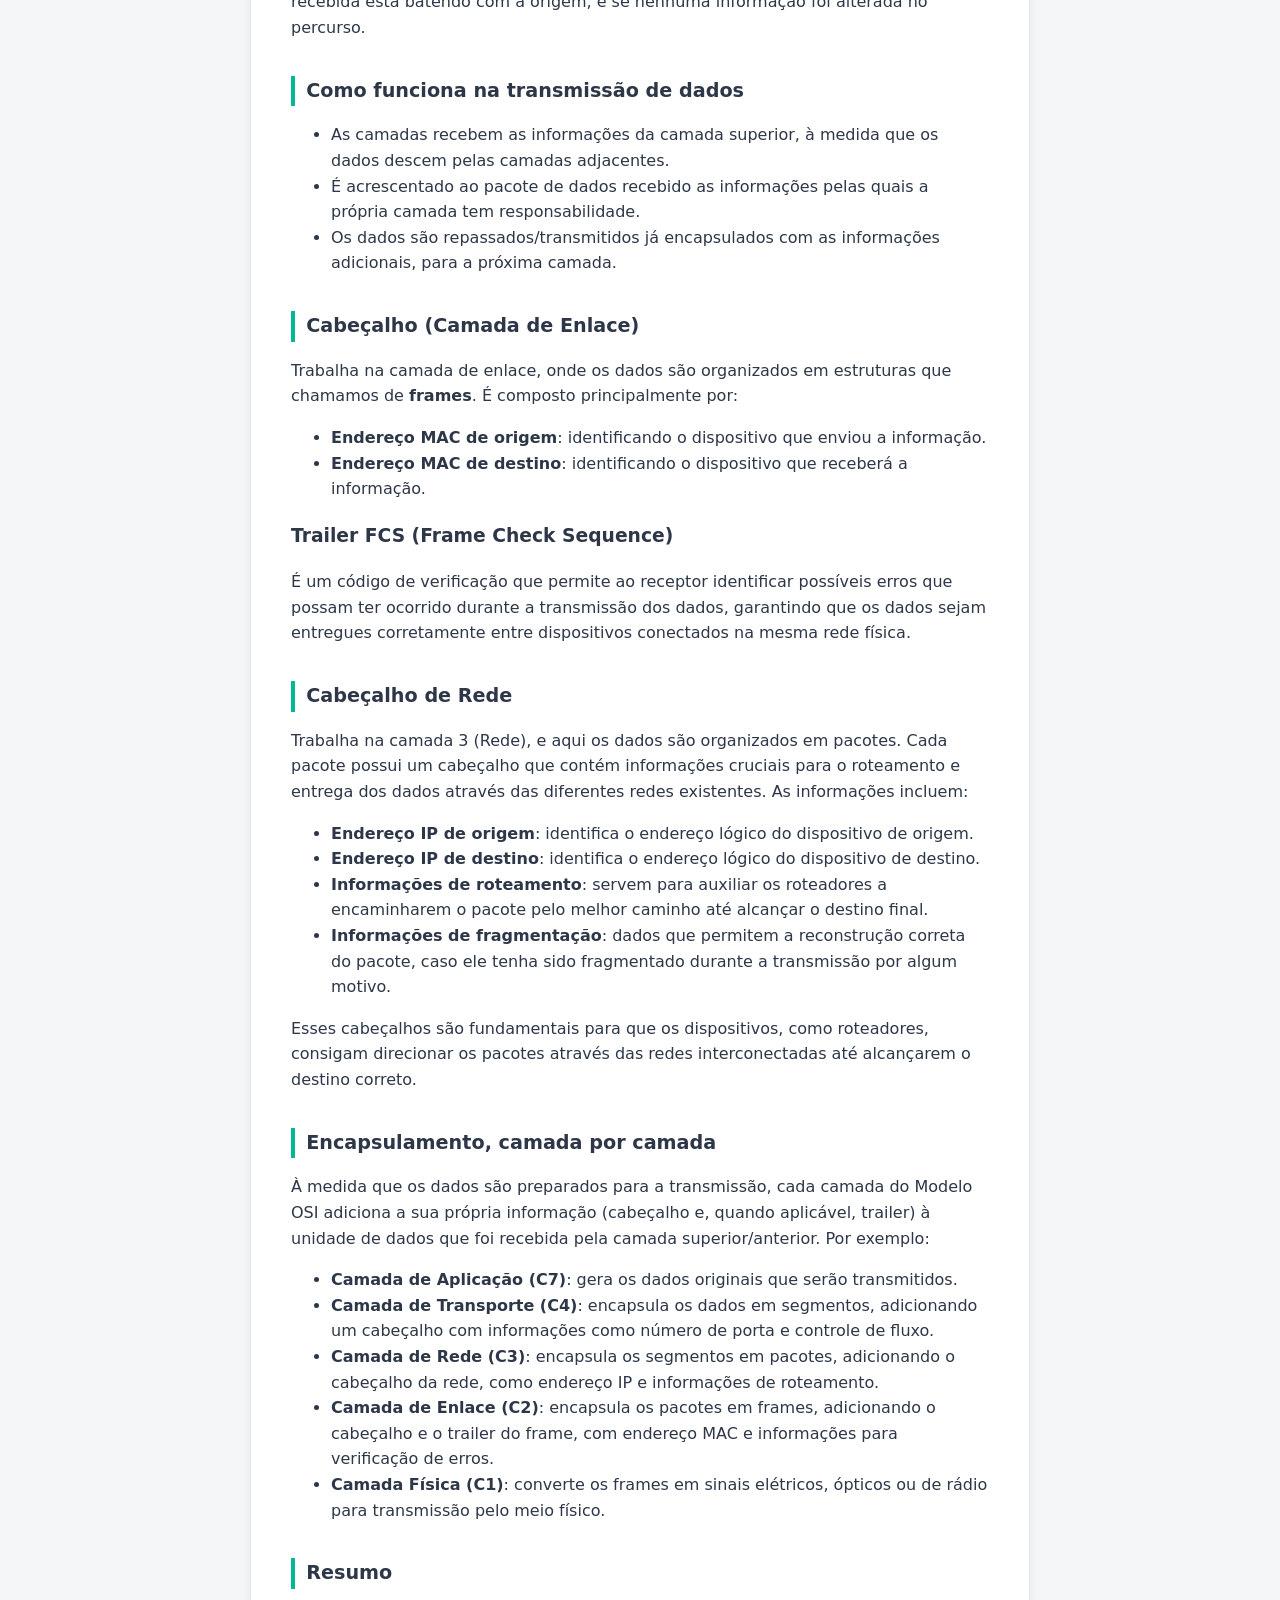
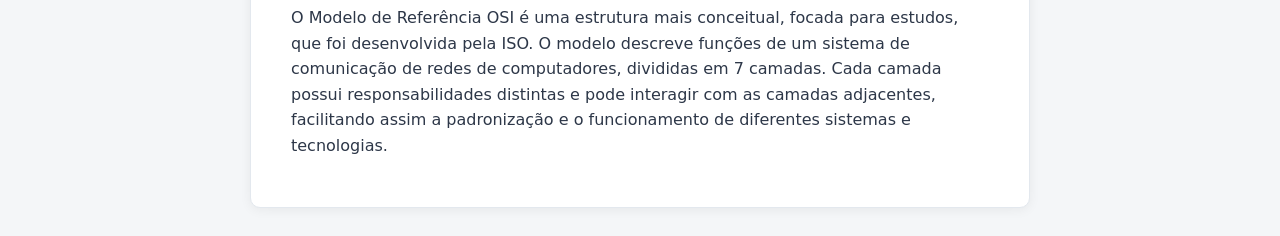
<file: materias/redes-de-computadores/aula-02-encapsulamento.html>
<!DOCTYPE html>
<html lang="pt-BR">
<head>
<meta charset="UTF-8">
<meta name="viewport" content="width=device-width, initial-scale=1.0">
<title>Aula 02 - Continuação: Encapsulamento de Dados</title>
<meta name="description" content="Anotações da aula 02 de Redes: continuação do encapsulamento, FCS, cabeçalhos e trailers.">
<link rel="stylesheet" href="../../assets/css/style.css">
</head>
<body>
<nav>
<a href="../../index.html">&larr; Voltar para o início</a>
<a href="../../editor.html?arquivo=materias/redes-de-computadores/aula-02-encapsulamento.html">Editar</a>
<button type="button" class="nav-excluir" data-arquivo="materias/redes-de-computadores/aula-02-encapsulamento.html">Excluir</button>
</nav>
<main>

<h1>Aula 02 - Encapsulamento de Dados</h1>

<h2>Nesta aula</h2>
<ul>
<li>Prática</li>
<li>Encapsulamento de Dados</li>
</ul>

<h2>Revisão prática: comandos de rede</h2>
<p>Abra o CMD da sua máquina e realize as seguintes ações:</p>
<pre><code>ipconfig
ipconfig /all
ping 8.8.8.8
ping google.com.br
tracert google.com.br
nslookup
uol.com.br</code></pre>
<p>Digite o comando <code>ipconfig</code> e depois repita o comando adicionando o parâmetro no final: <code>ipconfig /all</code>. Em seguida, teste sua comunicação com o comando <code>ping</code> (<code>ping 8.8.8.8</code> e <code>ping google.com.br</code>, ou qualquer outro site/domínio). Também verifique a rota até chegar ao destino com <code>tracert google.com.br</code> (ou o site/domínio usado no passo anterior).</p>
<p>Por fim, execute um <code>nslookup</code> para verificar quem está resolvendo os domínios para você.</p>

<h3>Entendendo o resultado do nslookup: "Não é resposta autoritativa"</h3>
<p>Na prática, o que isso significa? Basicamente, significa que o servidor DNS possui a informação, mas não é ele quem gerencia e controla isso — ele apenas responde porque tem a informação para responder à pergunta "quem é uol.com.br?". O destino de <code>uol.com.br</code> é o servidor <code>200.147.35.149</code>.</p>

<h2>O que é o encapsulamento de dados</h2>
<p>O encapsulamento é responsável por empacotar as informações através dos protocolos, antes que essas informações sejam trafegadas pela rede.</p>
<p>À medida que os dados forem trafegando pelas camadas, cada camada pode adicionar informações — essas informações são para controle e gerenciamento dos dados. Essas informações adicionais são chamadas de <strong>cabeçalhos</strong> (headers) e <strong>trailers</strong>. Esse processo é o encapsulamento de dados.</p>

<h2>FCS (Frame Check Sequence)</h2>
<p>O FCS é um mecanismo de verificação da sequência de frames — resumidamente, é um cálculo matemático em cima dos dados que serão transmitidos. Se a sequência for alterada por qualquer motivo, a informação é considerada corrompida/comprometida durante a transmissão.</p>
<p>O receptor recebe a informação do FCS de origem e, quando os pacotes chegam até ele, é possível realizar o cálculo através do mecanismo para verificar se a sequência recebida está batendo com a origem, e se nenhuma informação foi alterada no percurso.</p>

<h2>Como funciona na transmissão de dados</h2>
<ul>
<li>As camadas recebem as informações da camada superior, à medida que os dados descem pelas camadas adjacentes.</li>
<li>É acrescentado ao pacote de dados recebido as informações pelas quais a própria camada tem responsabilidade.</li>
<li>Os dados são repassados/transmitidos já encapsulados com as informações adicionais, para a próxima camada.</li>
</ul>

<h2>Cabeçalho (Camada de Enlace)</h2>
<p>Trabalha na camada de enlace, onde os dados são organizados em estruturas que chamamos de <strong>frames</strong>. É composto principalmente por:</p>
<ul>
<li><strong>Endereço MAC de origem</strong>: identificando o dispositivo que enviou a informação.</li>
<li><strong>Endereço MAC de destino</strong>: identificando o dispositivo que receberá a informação.</li>
</ul>

<h3>Trailer FCS (Frame Check Sequence)</h3>
<p>É um código de verificação que permite ao receptor identificar possíveis erros que possam ter ocorrido durante a transmissão dos dados, garantindo que os dados sejam entregues corretamente entre dispositivos conectados na mesma rede física.</p>

<h2>Cabeçalho de Rede</h2>
<p>Trabalha na camada 3 (Rede), e aqui os dados são organizados em pacotes. Cada pacote possui um cabeçalho que contém informações cruciais para o roteamento e entrega dos dados através das diferentes redes existentes. As informações incluem:</p>
<ul>
<li><strong>Endereço IP de origem</strong>: identifica o endereço lógico do dispositivo de origem.</li>
<li><strong>Endereço IP de destino</strong>: identifica o endereço lógico do dispositivo de destino.</li>
<li><strong>Informações de roteamento</strong>: servem para auxiliar os roteadores a encaminharem o pacote pelo melhor caminho até alcançar o destino final.</li>
<li><strong>Informações de fragmentação</strong>: dados que permitem a reconstrução correta do pacote, caso ele tenha sido fragmentado durante a transmissão por algum motivo.</li>
</ul>
<p>Esses cabeçalhos são fundamentais para que os dispositivos, como roteadores, consigam direcionar os pacotes através das redes interconectadas até alcançarem o destino correto.</p>

<h2>Encapsulamento, camada por camada</h2>
<p>À medida que os dados são preparados para a transmissão, cada camada do Modelo OSI adiciona a sua própria informação (cabeçalho e, quando aplicável, trailer) à unidade de dados que foi recebida pela camada superior/anterior. Por exemplo:</p>
<ul>
<li><strong>Camada de Aplicação (C7)</strong>: gera os dados originais que serão transmitidos.</li>
<li><strong>Camada de Transporte (C4)</strong>: encapsula os dados em segmentos, adicionando um cabeçalho com informações como número de porta e controle de fluxo.</li>
<li><strong>Camada de Rede (C3)</strong>: encapsula os segmentos em pacotes, adicionando o cabeçalho da rede, como endereço IP e informações de roteamento.</li>
<li><strong>Camada de Enlace (C2)</strong>: encapsula os pacotes em frames, adicionando o cabeçalho e o trailer do frame, com endereço MAC e informações para verificação de erros.</li>
<li><strong>Camada Física (C1)</strong>: converte os frames em sinais elétricos, ópticos ou de rádio para transmissão pelo meio físico.</li>
</ul>

<h2>Resumo</h2>
<p>O Modelo de Referência OSI é uma estrutura mais conceitual, focada para estudos, que foi desenvolvida pela ISO. O modelo descreve funções de um sistema de comunicação de redes de computadores, divididas em 7 camadas. Cada camada possui responsabilidades distintas e pode interagir com as camadas adjacentes, facilitando assim a padronização e o funcionamento de diferentes sistemas e tecnologias.</p>

</main>
<script src="../../assets/js/api.js"></script>
<script src="../../assets/js/aula.js"></script>
</body>
</html>
</file>
<file: assets/css/style.css>
@charset "UTF-8";

/* =========================================================
   PALETA DE CORES
   Definir as cores aqui em cima e reutilizar embaixo com
   var(--nome). Para mudar o tema do site inteiro, basta
   trocar os valores deste bloco.
   ========================================================= */
:root {
    --verde:        #00b894;   /* cor principal: botoes, destaques */
    --verde-escuro: #009c7c;   /* hover e textos sobre fundo claro */
    --verde-claro:  #e9faf5;   /* fundo dos itens selecionados     */
    --fundo:        #f4f6f8;   /* cinza de fundo da pagina         */
    --cartao:       #ffffff;   /* branco dos cartoes               */
    --borda:        #e3e8ee;   /* cinza das bordas                 */
    --texto:        #2d3748;   /* cinza-escuro do texto            */
    --texto-suave:  #5a6673;   /* cinza dos subtitulos             */
    --cinza-claro:  #eef1f5;   /* fundo de codigo e etiquetas      */

    /* respostas do cadastro */
    --certo-fundo:  #e7f8f1;   /* deu certo                        */
    --certo-borda:  #8fd9bd;
    --certo-texto:  #14684d;
    --erro-fundo:   #fdecec;   /* deu errado                       */
    --erro-borda:   #f0b4b4;
    --erro-texto:   #9b2226;
    --aviso-fundo:  #fff4d1;   /* atencao                          */
    --aviso-borda:  #e8cf8a;
    --aviso-texto:  #8a6d00;
}

* {
    box-sizing: border-box;
}

/* fundo cinza da pagina inteira */
html {
    background-color: var(--fundo);
}

/* o conteudo vira um cartao branco no centro */
body {
    font-family: system-ui, -apple-system, "Segoe UI", Roboto, sans-serif;
    max-width: 780px;
    margin: 2.5rem auto;
    padding: 2rem 2.5rem;
    line-height: 1.6;
    color: var(--texto);
    background-color: var(--cartao);
    border: 1px solid var(--borda);
    border-radius: 10px;
    box-shadow: 0 2px 12px rgba(0, 0, 0, 0.06);
}

h1 {
    font-size: 1.7rem;
    color: var(--texto);
    padding-bottom: 0.8rem;
    border-bottom: 3px solid var(--verde);
}

h2 {
    font-size: 1.2rem;
    color: var(--texto);
    margin-top: 2.2rem;
    padding-left: 0.7rem;
    border-left: 4px solid var(--verde);
}

h3 {
    color: var(--texto);
}

/* usado nas subdivisoes das aulas de redes */
h4 {
    font-size: 1rem;
    color: var(--texto-suave);
    margin-bottom: 0.4rem;
    text-transform: uppercase;
    letter-spacing: 0.04em;
}

a {
    color: var(--verde-escuro);
}

a:hover {
    color: var(--verde);
}

/* contorno visivel para quem navega pelo teclado (Tab).
   :focus-visible aparece so no teclado, nao atrapalha o clique do mouse. */
a:focus-visible {
    outline: 3px solid var(--verde);
    outline-offset: 2px;
    border-radius: 4px;
}

/* menu do topo das paginas de aula: voltar, editar e excluir */
nav {
    display: flex;
    flex-wrap: wrap;
    gap: 0.5rem;
    margin-bottom: 1.5rem;
}

nav a,
nav button {
    display: inline-block;
    padding: 0.45rem 0.9rem;
    font-size: 0.9rem;
    font-family: inherit;
    color: var(--verde-escuro);
    background-color: transparent;
    border: 1px solid var(--verde);
    border-radius: 6px;
    text-decoration: none;
    cursor: pointer;
}

nav a:hover {
    background-color: var(--verde-claro);
}

/* excluir e destrutivo: fica cinza parado e vermelho no hover, para
   nao ser clicado por engano no lugar do editar */
nav button.nav-excluir {
    color: var(--texto-suave);
    border-color: var(--borda);
}

nav button.nav-excluir:hover {
    color: var(--erro-texto);
    background-color: var(--erro-fundo);
    border-color: var(--erro-borda);
}

nav button:disabled {
    cursor: progress;
    opacity: 0.6;
}

/* lista de aulas em formato de cartao, como no print */
ul.aulas-list {
    list-style: none;
    padding: 0;
}

ul.aulas-list li {
    margin-bottom: 0.6rem;
}

ul.aulas-list a {
    display: block;
    padding: 0.9rem 1.1rem;
    border: 1px solid var(--borda);
    border-radius: 8px;
    color: var(--texto);
    font-weight: 600;
    text-decoration: none;
    transition: background-color 0.15s, border-color 0.15s;
}

ul.aulas-list a:hover {
    background-color: var(--verde-claro);
    border-color: var(--verde);
    color: var(--verde-escuro);
}

/* blocos de codigo */
code, pre {
    background-color: var(--cinza-claro);
    border-radius: 4px;
    font-family: "SFMono-Regular", Consolas, monospace;
}

code {
    padding: 0.15rem 0.4rem;
    color: var(--verde-escuro);
}

pre {
    padding: 1rem;
    overflow-x: auto;
    border-left: 3px solid var(--verde);
}

pre code {
    padding: 0;
    background: none;
    color: var(--texto);
}

/* tabelas (usadas nas aulas de redes: NAT e sub-redes) */
table {
    width: 100%;
    margin: 1.2rem 0;
    border-collapse: collapse;
    font-size: 0.92rem;
}

th, td {
    padding: 0.6rem 0.8rem;
    border: 1px solid var(--borda);
    text-align: left;
}

th {
    background-color: var(--cinza-claro);
    font-weight: 600;
}

/* zebrado, para nao perder a linha em tabelas largas */
tbody tr:nth-child(even) {
    background-color: var(--fundo);
}

/* tabela larga rola sozinha em vez de estourar a pagina no celular */
.tabela-rolavel {
    overflow-x: auto;
}

/* imagens nunca estouram a largura do cartao */
img {
    max-width: 100%;
    height: auto;
}

/* esconde visualmente, mas leitores de tela continuam lendo */
.apenas-leitor {
    position: absolute;
    width: 1px;
    height: 1px;
    padding: 0;
    overflow: hidden;
    clip: rect(0, 0, 0, 0);
    white-space: nowrap;
    border: 0;
}

/* =========================================================
   INDICE: BUSCA E FILTROS
   ========================================================= */

.cabecalho p {
    color: var(--texto-suave);
}

.barra-busca {
    position: relative;
    margin: 1.5rem 0 1rem;
}

.barra-busca input {
    width: 100%;
    padding: 0.7rem 2.4rem 0.7rem 1rem;
    font-size: 1rem;
    font-family: inherit;
    color: var(--texto);
    background-color: var(--cartao);
    border: 1px solid var(--borda);
    border-radius: 8px;
}

.barra-busca input:focus {
    outline: none;
    border-color: var(--verde);
    box-shadow: 0 0 0 3px var(--verde-claro);
}

/* o X que limpa a busca, encostado na direita do campo */
.limpar {
    position: absolute;
    top: 50%;
    right: 0.5rem;
    transform: translateY(-50%);
    width: 1.75rem;
    height: 1.75rem;
    font-size: 1.1rem;
    line-height: 1;
    color: var(--texto-suave);
    background: none;
    border: none;
    border-radius: 50%;
    cursor: pointer;
}

.limpar:hover {
    background-color: var(--cinza-claro);
    color: var(--texto);
}

.filtros {
    display: flex;
    flex-wrap: wrap;
    gap: 0.4rem;
}

.chip {
    padding: 0.35rem 0.8rem;
    font-size: 0.85rem;
    font-family: inherit;
    color: var(--texto-suave);
    background-color: var(--cartao);
    border: 1px solid var(--borda);
    border-radius: 999px;
    cursor: pointer;
    transition: background-color 0.15s, border-color 0.15s, color 0.15s;
}

.chip:hover {
    border-color: var(--verde);
    color: var(--verde-escuro);
}

.chip.ativo {
    color: #ffffff;
    background-color: var(--verde);
    border-color: var(--verde);
}

.contador {
    margin: 1rem 0 0;
    font-size: 0.85rem;
    color: var(--texto-suave);
}

/* numero de aulas ao lado do nome da materia */
.contador-materia {
    display: inline-block;
    padding: 0.05rem 0.5rem;
    font-size: 0.75rem;
    font-weight: 600;
    color: var(--texto-suave);
    background-color: var(--cinza-claro);
    border-radius: 999px;
    vertical-align: middle;
}

/* =========================================================
   CARTAO DE AULA
   O <a> ja e o cartao (regra ul.aulas-list a la em cima);
   aqui vao as linhas de dentro dele.
   ========================================================= */

.cartao-topo {
    display: flex;
    align-items: baseline;
    justify-content: space-between;
    gap: 0.6rem;
}

.cartao-titulo {
    font-weight: 600;
}

.cartao-resumo {
    display: block;
    margin-top: 0.3rem;
    font-size: 0.9rem;
    font-weight: 400;
    line-height: 1.45;
    color: var(--texto-suave);
}

.cartao-rodape {
    display: flex;
    flex-wrap: wrap;
    align-items: center;
    gap: 0.4rem;
    margin-top: 0.6rem;
    font-size: 0.75rem;
    font-weight: 400;
}

.cartao-data {
    color: var(--texto-suave);
    white-space: nowrap;
}

.tags {
    display: flex;
    flex-wrap: wrap;
    gap: 0.3rem;
}

.tag {
    padding: 0.1rem 0.45rem;
    color: var(--texto-suave);
    background-color: var(--cinza-claro);
    border-radius: 4px;
}

.tag::before {
    content: "#";
    opacity: 0.5;
}

.etiqueta {
    padding: 0.1rem 0.5rem;
    font-size: 0.7rem;
    font-weight: 600;
    text-transform: uppercase;
    letter-spacing: 0.04em;
    border-radius: 4px;
    white-space: nowrap;
}

.etiqueta-rascunho {
    color: #8a6d00;
    background-color: #fff4d1;
}

/* =========================================================
   ESTADOS E AVISOS
   ========================================================= */

.vazio, .aviso {
    padding: 1.5rem;
    text-align: center;
    color: var(--texto-suave);
    background-color: var(--fundo);
    border: 1px dashed var(--borda);
    border-radius: 8px;
}

.aviso {
    text-align: left;
}

.rodape {
    margin-top: 2.5rem;
    padding-top: 1.5rem;
    border-top: 1px solid var(--borda);
}

/* =========================================================
   BOTOES E FORMULARIO DE CADASTRO
   ========================================================= */

.botao {
    display: inline-block;
    padding: 0.6rem 1.1rem;
    font-size: 0.9rem;
    font-family: inherit;
    font-weight: 600;
    color: #ffffff;
    background-color: var(--verde);
    border: 1px solid var(--verde);
    border-radius: 8px;
    text-decoration: none;
    cursor: pointer;
}

.botao:hover {
    color: #ffffff;
    background-color: var(--verde-escuro);
    border-color: var(--verde-escuro);
}

.campo {
    margin-bottom: 1rem;
}

/* dois campos lado a lado, que viram um embaixo do outro no celular */
.campo-duplo {
    display: flex;
    flex-wrap: wrap;
    gap: 1rem;
}

.campo-duplo .campo {
    flex: 1 1 14rem;
}

.campo-duplo .campo-estreito {
    flex: 0 1 9rem;
}

.campo label {
    display: block;
    margin-bottom: 0.3rem;
    font-size: 0.85rem;
    font-weight: 600;
}

.campo .dica {
    font-weight: 400;
    color: var(--texto-suave);
}

.campo input,
.campo select {
    width: 100%;
    padding: 0.55rem 0.8rem;
    font-size: 0.95rem;
    font-family: inherit;
    color: var(--texto);
    background-color: var(--cartao);
    border: 1px solid var(--borda);
    border-radius: 6px;
}

.campo input:focus,
.campo select:focus {
    outline: none;
    border-color: var(--verde);
    box-shadow: 0 0 0 3px var(--verde-claro);
}

/* bloco de codigo gerado, com o botao Copiar no canto */
.saida {
    position: relative;
}

.saida .botao-copiar {
    position: absolute;
    top: 0.6rem;
    right: 0.6rem;
    padding: 0.3rem 0.7rem;
    font-size: 0.75rem;
}

.saida pre {
    padding-right: 6rem;
    white-space: pre-wrap;
    word-break: break-word;
}

kbd {
    padding: 0.1rem 0.4rem;
    font-family: "SFMono-Regular", Consolas, monospace;
    font-size: 0.85em;
    background-color: var(--cinza-claro);
    border: 1px solid var(--borda);
    border-bottom-width: 2px;
    border-radius: 4px;
}

/* caminho do arquivo que vai ser criado, abaixo do formulario */
.previa {
    margin: 0.5rem 0 1rem;
    font-size: 0.85rem;
    color: var(--texto-suave);
}

.acoes {
    display: flex;
    flex-wrap: wrap;
    align-items: center;
    gap: 0.8rem;
    padding-top: 0.5rem;
}

.acoes .botao {
    padding: 0.7rem 1.4rem;
    font-size: 1rem;
}

.botao:disabled {
    cursor: progress;
    opacity: 0.6;
}

/* resposta depois de tentar salvar */
.recado {
    margin: 1.2rem 0;
    padding: 1rem 1.2rem;
    border: 1px solid;
    border-radius: 8px;
    font-size: 0.9rem;
}

.recado-titulo {
    margin: 0 0 0.5rem;
    font-weight: 600;
}

.recado ul {
    margin: 0;
    padding-left: 1.2rem;
}

.recado li + li {
    margin-top: 0.3rem;
}

.recado p:last-child {
    margin-bottom: 0;
}

.recado-certo {
    color: var(--certo-texto);
    background-color: var(--certo-fundo);
    border-color: var(--certo-borda);
}

.recado-certo a {
    color: var(--certo-texto);
    font-weight: 600;
}

.recado-erro {
    color: var(--erro-texto);
    background-color: var(--erro-fundo);
    border-color: var(--erro-borda);
}

.recado-aviso {
    color: var(--aviso-texto);
    background-color: var(--aviso-fundo);
    border-color: var(--aviso-borda);
}

/* modo manual, recolhido por padrao */
details {
    margin: 1.5rem 0;
    padding: 0.8rem 1.1rem;
    background-color: var(--fundo);
    border: 1px solid var(--borda);
    border-radius: 8px;
}

summary {
    font-weight: 600;
    cursor: pointer;
}

summary:focus-visible {
    outline: 3px solid var(--verde);
    outline-offset: 2px;
    border-radius: 4px;
}

details[open] summary {
    margin-bottom: 0.8rem;
    padding-bottom: 0.6rem;
    border-bottom: 1px solid var(--borda);
}

details h3:first-of-type {
    margin-top: 0;
}

/* =========================================================
   BOTAO EDITAR NO CARTAO DO INDICE
   ========================================================= */

ul.aulas-list li {
    position: relative;
}

.cartao-acoes {
    position: absolute;
    top: 0.7rem;
    right: 0.8rem;
    display: flex;
    gap: 0.3rem;
}

/* a especificidade extra vence a regra do cartao (ul.aulas-list a) */
ul.aulas-list a.cartao-editar,
.cartao-acoes .cartao-excluir {
    display: inline-block;
    padding: 0.2rem 0.6rem;
    font-size: 0.75rem;
    font-family: inherit;
    font-weight: 600;
    color: var(--texto-suave);
    background-color: var(--cartao);
    border: 1px solid var(--borda);
    border-radius: 6px;
    text-decoration: none;
    cursor: pointer;
    transition: color 0.15s, background-color 0.15s, border-color 0.15s;
}

ul.aulas-list a.cartao-editar:hover {
    color: var(--verde-escuro);
    background-color: var(--verde-claro);
    border-color: var(--verde);
}

/* excluir e destrutivo: fica vermelho ao passar o mouse, para nao
   ser confundido com o editar que esta do lado */
.cartao-acoes .cartao-excluir:hover {
    color: var(--erro-texto);
    background-color: var(--erro-fundo);
    border-color: var(--erro-borda);
}

.cartao-acoes .cartao-excluir:disabled {
    cursor: progress;
    opacity: 0.6;
}

/* deixa espaco para os botoes nao cobrirem o titulo */
.cartao-topo {
    padding-right: 9rem;
}

/* em tela estreita os botoes saem de cima do texto e vao para baixo */
@media (max-width: 520px) {
    .cartao-acoes {
        position: static;
        margin-top: 0.5rem;
        padding: 0 0.2rem;
    }

    .cartao-topo {
        padding-right: 0;
    }
}

/* =========================================================
   EDITOR
   ========================================================= */

.pagina-editor {
    max-width: 900px;
}

.editor-cabecalho h1 {
    margin-bottom: 0.4rem;
}

.editor-caminho {
    margin-top: 0;
    font-size: 0.8rem;
    color: var(--texto-suave);
}

.pagina-editor nav {
    display: flex;
    gap: 0.5rem;
}

/* barra de ferramentas gruda no topo ao rolar a pagina */
.barra-ferramentas {
    position: sticky;
    top: 0;
    z-index: 10;
    display: flex;
    flex-wrap: wrap;
    gap: 0.5rem;
    margin-bottom: 0.8rem;
    padding: 0.5rem;
    background-color: var(--cartao);
    border: 1px solid var(--borda);
    border-radius: 8px;
    box-shadow: 0 1px 4px rgba(0, 0, 0, 0.05);
}

.barra-ferramentas .grupo {
    display: flex;
    gap: 0.2rem;
    padding-right: 0.5rem;
    border-right: 1px solid var(--borda);
}

.barra-ferramentas .grupo:last-child {
    padding-right: 0;
    border-right: none;
}

.barra-ferramentas button {
    min-width: 2.1rem;
    height: 2.1rem;
    padding: 0 0.5rem;
    font-size: 0.9rem;
    font-family: inherit;
    color: var(--texto);
    background-color: transparent;
    border: 1px solid transparent;
    border-radius: 6px;
    cursor: pointer;
}

.barra-ferramentas button:hover {
    background-color: var(--cinza-claro);
}

/* botao aceso quando o cursor esta em texto com aquele formato */
.barra-ferramentas button.ativo {
    color: var(--verde-escuro);
    background-color: var(--verde-claro);
    border-color: var(--verde);
}

.barra-ferramentas select {
    height: 2.1rem;
    padding: 0 0.4rem;
    font-size: 0.85rem;
    font-family: inherit;
    color: var(--texto);
    background-color: var(--cartao);
    border: 1px solid var(--borda);
    border-radius: 6px;
}

/* a folha onde se escreve */
.editor {
    min-height: 24rem;
    padding: 1.5rem;
    background-color: var(--cartao);
    border: 1px solid var(--borda);
    border-radius: 8px;
    line-height: 1.65;
}

.editor:focus {
    outline: none;
    border-color: var(--verde);
    box-shadow: 0 0 0 3px var(--verde-claro);
}

.editor > :first-child {
    margin-top: 0;
}

.editor blockquote {
    margin: 1rem 0;
    padding-left: 1rem;
    color: var(--texto-suave);
    border-left: 3px solid var(--borda);
}

/* fontes que o editor aplica por paragrafo */
.fonte-serifada {
    font-family: Georgia, "Times New Roman", serif;
}

.fonte-mono {
    font-family: "SFMono-Regular", Consolas, monospace;
}

mark {
    padding: 0.05rem 0.2rem;
    background-color: #fff3b0;
    border-radius: 3px;
}

/* barra de salvar, colada no rodape da janela */
.barra-salvar {
    position: sticky;
    bottom: 0;
    display: flex;
    flex-wrap: wrap;
    align-items: center;
    gap: 0.8rem;
    margin-top: 1rem;
    padding: 0.8rem 0;
    background-color: var(--cartao);
    border-top: 1px solid var(--borda);
}

.estado-salvo {
    font-size: 0.85rem;
    color: var(--texto-suave);
}

.estado-ok {
    color: var(--certo-texto);
}

.estado-pendente {
    color: var(--aviso-texto);
}

.estado-erro {
    color: var(--erro-texto);
}

/* =========================================================
   RESPONSIVO
   Em telas pequenas o cartao ocupa a tela inteira, sem
   margem lateral desperdicada.
   ========================================================= */
@media (max-width: 640px) {
    body {
        margin: 0;
        padding: 1.2rem 1rem;
        border: none;
        border-radius: 0;
        box-shadow: none;
    }

    h1 {
        font-size: 1.4rem;
    }
}
</file>
